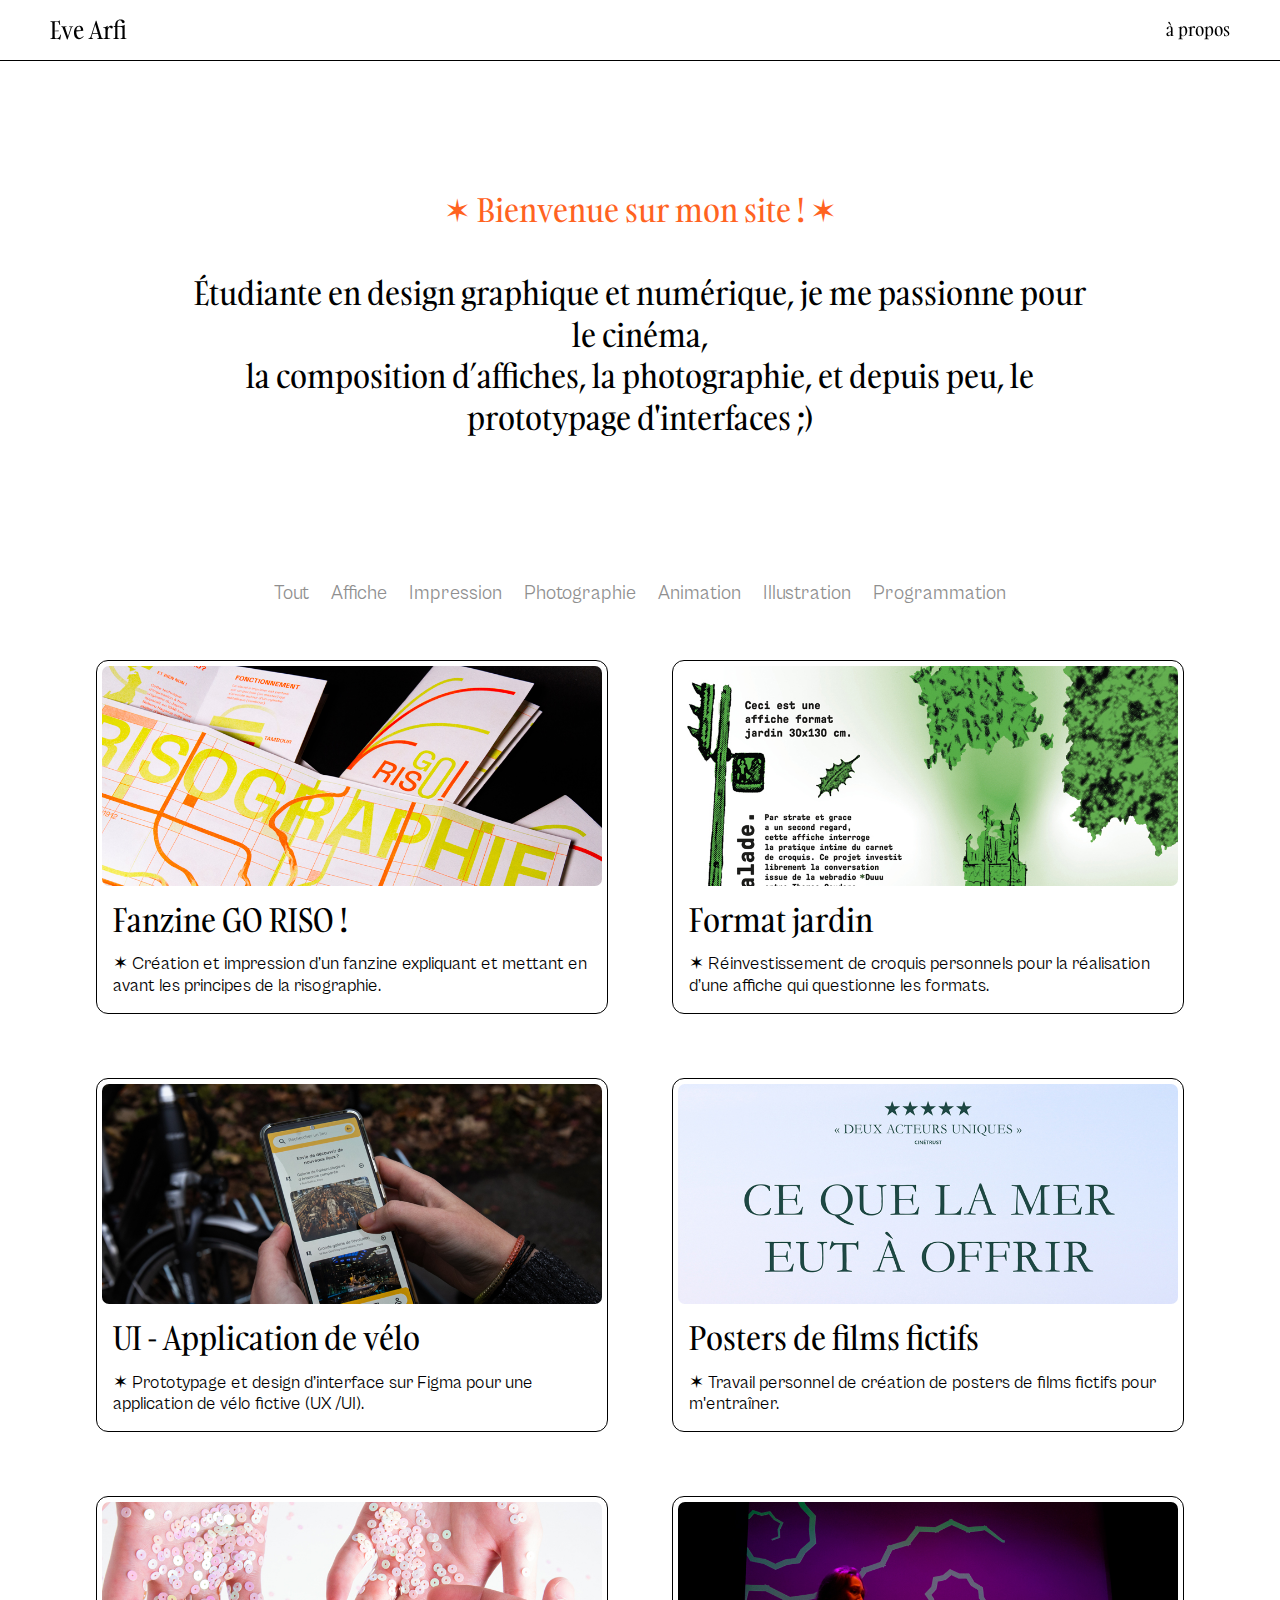
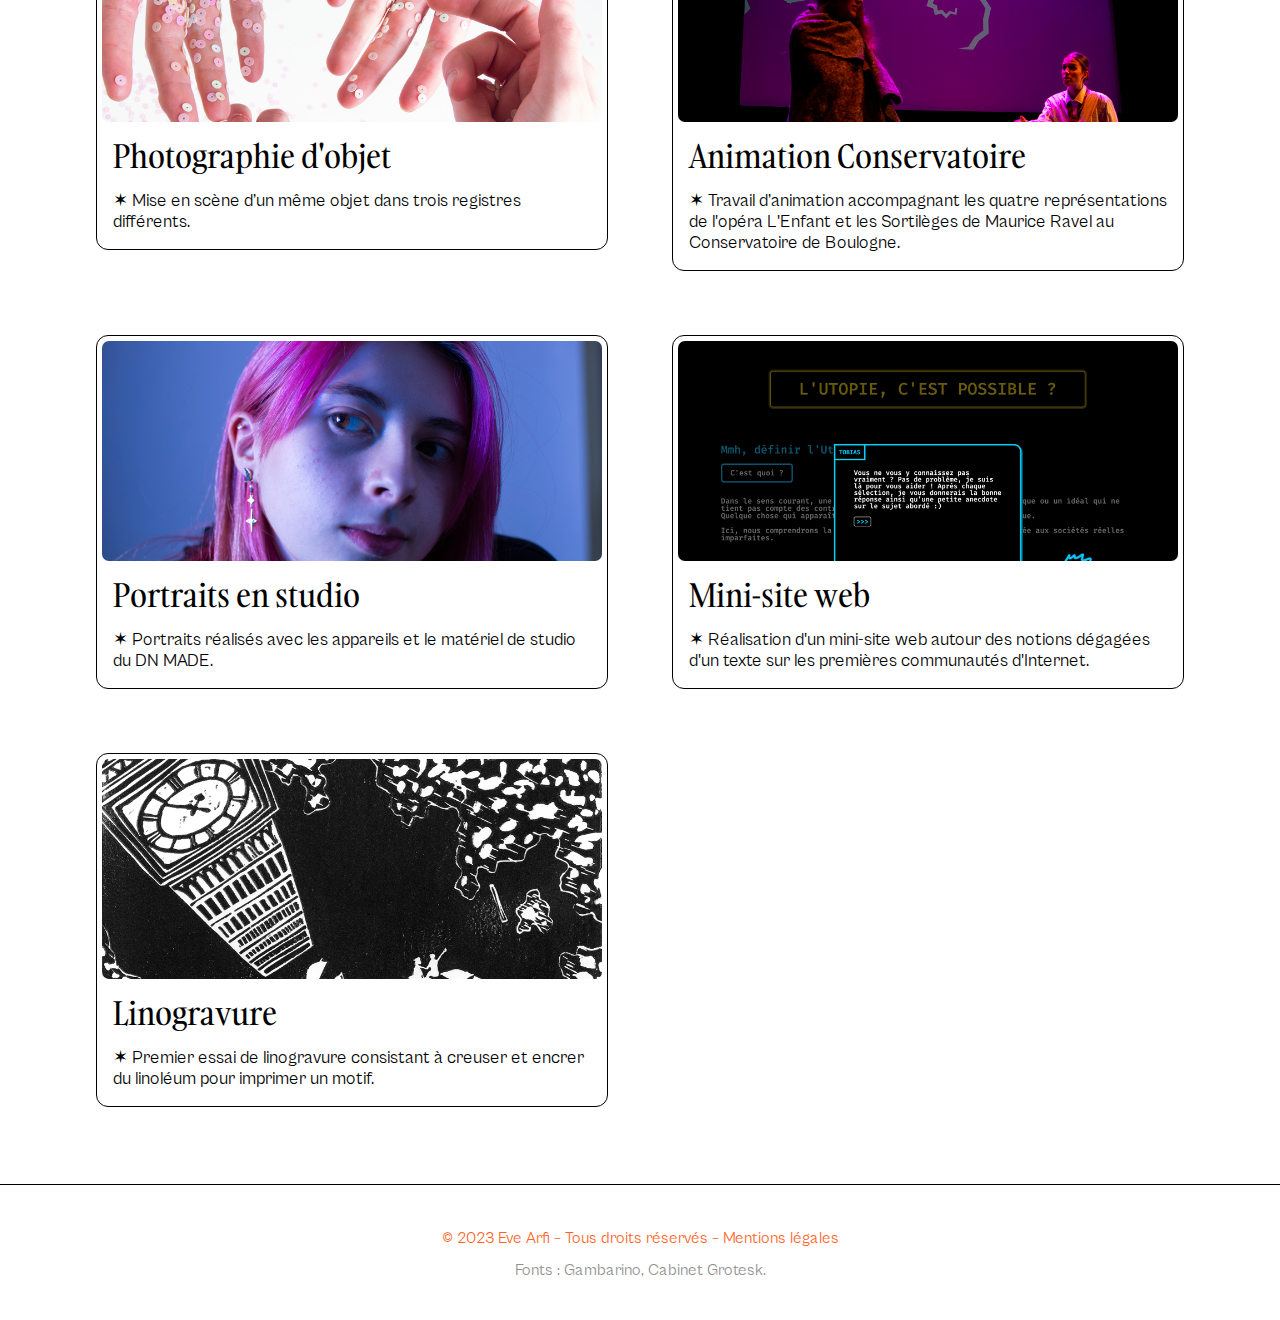
<file: index.html>
<!DOCTYPE html>
<html lang="fr">
	<head>
		<meta charset="utf-8">
		<!-- <meta name="viewport" content="width=device-width, initial-scale=1.0"> -->
		<link rel="stylesheet" type="text/css" href="style/reset.css">
		<link rel="stylesheet" type="text/css" href="style/style.css">
		<title>Eve Arfi ✶ portfolio</title>
		<link rel="icon" type="image/x-icon" href="import/favicon.ico">
	</head>


<body>

	<header>
		<a href="index.html" title="page d'accueil">
			<h1 id="prenomnom" class="txtheader">
				Eve Arfi
			</h1>
		</a>
		<a href="apropos.html" title="à propos">
			<p id="apropos" class="txtheader">
				à propos
			</p>
		</a>
	</header>



<h3> 
	<span style="color: #FF631F;">✶ Bienvenue sur mon site ! ✶</span><br/><br/>Étudiante en design graphique et numérique, je me passionne pour le cinéma,<br/>la composition d’affiches, la photographie, et depuis peu, le prototypage d'interfaces ;)
</h3>

<div id="headBtnsDiv">
	<button class="headBtn">Tout</button>
	<button class="headBtn">Affiche</button>
	<button class="headBtn">Impression</button>
	<button class="headBtn">Photographie</button>
	<button class="headBtn">Animation</button>
	<button class="headBtn">Illustration</button>
	<button class="headBtn">Programmation</button>	
</div>


<div id="contgrille">
	
	<div id="grille">

		<a class="project-prev impr" href="risographie.html" title="projet de risographie">
			<article>
				<div class="image">
					<img src="import/apercuriso.jpg" alt="aperçu projet de fanzine en risographie">
				</div>
				<h4>Fanzine GO RISO !</h4>
				<!-- <h5>impression</h5> -->
				<p>
					✶ Création et impression d’un fanzine expliquant et mettant en avant les principes de la risographie.
				</p>
			</article>
		</a>

		<a class="project-prev aff" href="formatjardin.html" title="projet d'affiche format jardin">
			<article>
				<div class="image">
					<img src="import/apercujardin.jpg" alt="aperçu projet affiche format jardin">
				</div>
				<h4>Format jardin</h4> 
				<!-- <h5>affiche</h5> -->
				<p>
					✶ Réinvestissement de croquis personnels pour la réalisation d’une affiche qui questionne les formats.
				</p>
			</article>
		</a>

		<a class="project-prev prog" href="velo.html" title="projet prototypage d'une application de vélo">
			<article>
				<div class="image">
					<img src="import/apercuvelo.jpg" alt="aperçu projet prototypage d'une application de vélo">
				</div>
				<h4>UI - Application de vélo</h4>
				<!-- <h5>programmation</h5> -->
				<p>
					✶ Prototypage et design d’interface sur Figma pour une application de vélo fictive (UX /UI). 
				</p>
			</article>
		</a>

		<a class="project-prev aff" href="postersfilms.html" title="projet d'affiches de films fictifs">
			<article>
				<div class="image">
					<img src="import/apercupostersfilmsbiss.jpg" alt="aperçu projet affiche films fictifs">
				</div>
				<h4>Posters de films fictifs</h4>
				<!-- <h5>affiche</h5> -->
				<p>
					✶ Travail personnel de création de posters de films fictifs pour m'entraîner.
				</p>
			</article>
		</a>

		<a class="project-prev photo" href="photographieobjet.html" title="projet photographie d'objet">
			<article>
				<div class="image">
					<img src="import/apercuobjet.jpg" alt="aperçu projet photographie d'objet">
				</div>
				<h4>Photographie d'objet</h4>
				<!-- <h5>photographie</h5> -->
				<p>
					✶ Mise en scène d’un même objet dans trois registres différents.
				</p>
			</article>
		</a>

		<a class="project-prev anim" href="conservatoire.html" title="projet projet d'animation pour le Conservatoire de Boulogne">
			<article>
				<div class="image">
					<img src="import/apercuconserv.jpg" alt="aperçu projet d'animation pour le Conservatoire de Boulogne">
				</div>
				<h4>Animation Conservatoire</h4>
				<!-- <h5>animation</h5> -->
				<p>
					✶ Travail d’animation accompagnant les quatre représentations de l'opéra L'Enfant et les Sortilèges de Maurice Ravel au Conservatoire de Boulogne.
				</p>
			</article>
		</a>

		<a class="project-prev photo" href="portraitsstudio.html" title="projet portraits en studio">
			<article>
				<div class="image">
					<img src="import/apercuportraits.jpg" alt="aperçu projet portraits en studio">
				</div>
				<h4>Portraits en studio</h4> 
				<!-- <h5>photographie</h5> -->
				<p>
					✶ Portraits réalisés avec les appareils et le matériel de studio du DN MADE. 
				</p>
			</article>
		</a>

		<a class="project-prev prog" href="minisiteweb.html" title="projet mini-site web">
			<article>
				<div class="image">
					<img src="import/apercuminisite.jpg" alt="aperçu projet mini-site web">
				</div>
				<h4>Mini-site web</h4>
				<!-- <h5>programmation</h5> -->
				<p>
					✶ Réalisation d'un mini-site web autour des notions dégagées d'un texte sur les premières communautés d'Internet. 

				</p>
			</article>
		</a>

		<a class="project-prev impr" href="linogravure.html" title="projet de linogravure">
			<article>
				<div class="image">
					<img src="import/aperculino.jpg" alt="aperçu projet linogravure">
				</div>
				<h4>Linogravure</h4> 
				<!-- <h5>impression</h5> -->
				<p>
					✶ Premier essai de linogravure consistant à creuser et encrer du linoléum pour imprimer un motif.
				</p>
			</article>
		</a>

		<!-- <a class="project-prev aff" href="laseptieme.html" title="projet d'affiche sur La Septième">
			<article>
				<div class="image">
					<img src="import/apercuaffiche71.jpg" alt="aperçu projet affiche La Septième">
				</div>
				<h4>La Septième</h4> 
				<h5>affiche</h5>
				<p>
					✶ Réalisation d’une affiche pour la pièce La Septième, jouée au Théâtre 71 -  Malakoff scène nationale en 2022.
				</p>
			</article>
		</a> -->

		<!-- <a class="project-prev anim" href="poissonlune3d.html" title="projet de modélisation d’poisson lune en 3D sur Blender">
			<article>
				<div class="image">
					<img src="import/apercupoissonlune.jpg" alt="aperçu projet poisson-lune en 3D Blender">
				</div>
				<h4>Poisson lune 3D</h4> 
				<h5>3D</h5>
				<p>
					✶ Modélisation 3D sur Blender d’un poisson-lune observé à la Grande Galerie de l'Évolution.
				</p>
			</article>
		</a> -->

		<!-- <a href="houlgate.html" title="projet de montage vidéo">
			<article>
				<div class="image">
					<img src="import/apercuhoulgate.jpg" alt="aperçu projet de montage vidéo">
				</div>
				<h4>strangers being people</h4>
				<h5>montage</h5>
				<p>
					✶ Projet personnel de montage vidéo.
				</p>
			</article>
		</a> -->

	</div>
</div>
	
	<footer>
		<p id="codepar">
			© 2023 Eve Arfi – Tous droits réservés – Mentions légales <br/> <br/>
		</p>
		<p id="fontsused">
			Fonts : Gambarino, Cabinet Grotesk.
		</p>
	</footer>






</body>

<script src="js/head_btns.js"></script>

</html>
</file>
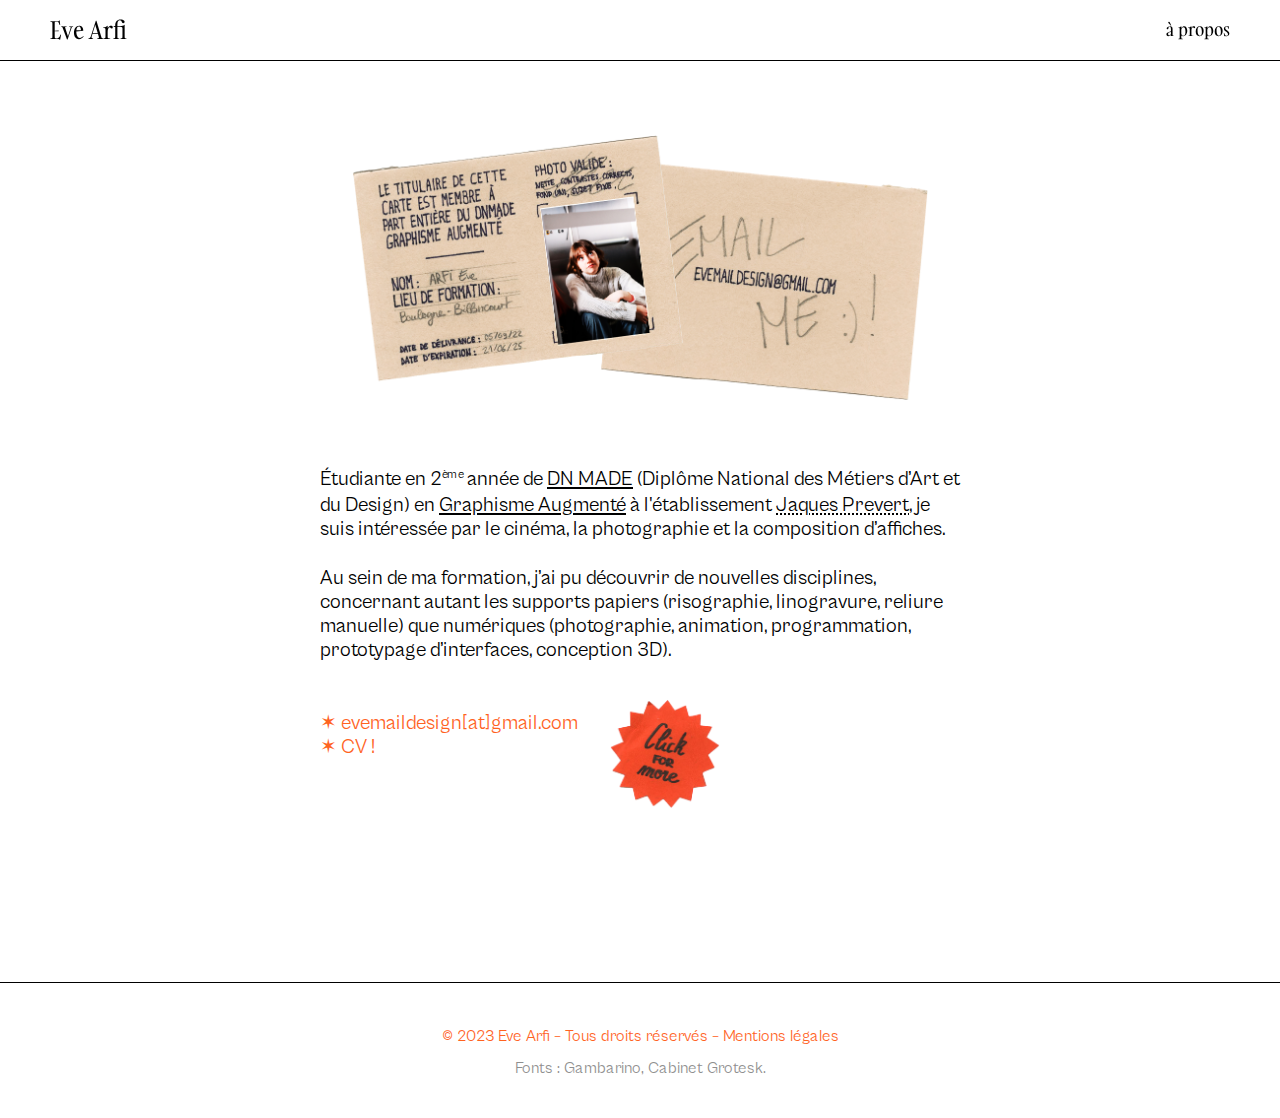
<file: apropos.html>
<!DOCTYPE html>
<html>
	<head>
		<meta charset="utf-8">
		<!-- <meta name="viewport" content="width=device-width, initial-scale=1.0"> -->
		<link rel="stylesheet" type="text/css" href="style/reset.css">
		<link rel="stylesheet" type="text/css" href="style/style.css">
		<title>Eve Arfi ✶ à propos</title>
		<link rel="icon" type="image/x-icon" href="import/favicon.ico">
	</head>


<body>

	<header>
		<a href="index.html" title="page d'accueil">
			<h1 id="prenomnom" class="txtheader">
				Eve Arfi
			</h1>
		</a>
		<a href="apropos.html" title="à propos">
			<p id="apropos" class="txtheader">
				à propos
			</p>
		</a>
	</header>


    <div id="divapropos">

        <div id="carteID">
            <img src="import/carteidrectoverso.png" alt="fausse carte d'identité">
        </div>
        
        <div id="bioside">
            <h2 id="bioapropos">
                Étudiante en 2<span class="sup">ème</span> année de <span style="text-decoration: underline;">DN MADE</span> (Diplôme National des Métiers d’Art et du Design) en <span style="text-decoration: underline;">Graphisme Augmenté</span> à l'établissement <a href="https://dnmade-prevert.fr/" target="_blank" alt="lien vers le site de l'établissement"><span style="color: black; text-decoration: underline dotted;">Jaques Prevert</span></a>, je suis intéressée par le cinéma, la photographie et la composition d’affiches. <br/> <br/>
                Au sein de ma formation, j’ai pu découvrir de nouvelles disciplines, concernant autant les supports papiers (risographie, linogravure, reliure manuelle) que numériques (photographie, animation, programmation, prototypage d’interfaces, conception 3D).
				<br> <br> <br>
				<a href="mailto:evemaildesign[at]gmail.com" target="_blank" alt="mon adresse mail"> <span style=" color: #FF631F;" class="mailetcv">✶  evemaildesign[at]gmail.com</span> 
				</a>
				<br>
				<a href="image/moncv.pdf" target="_blank" alt="mon CV"> <span style=" color: #FF631F;" class="mailetcv">✶  CV !</span>  
				</a>
            </h2>
			
			<div id="cfm">
				<img src="import/clickformore.png" alt="click for more">
			</div>
        </div>

		



    </div>

	<footer>
		<p id="codepar">
			© 2023 Eve Arfi – Tous droits réservés – Mentions légales <br/> <br/>
		</p>
		<p id="fontsused">
			Fonts : Gambarino, Cabinet Grotesk.
		</p>
	</footer>

</body>
</file>
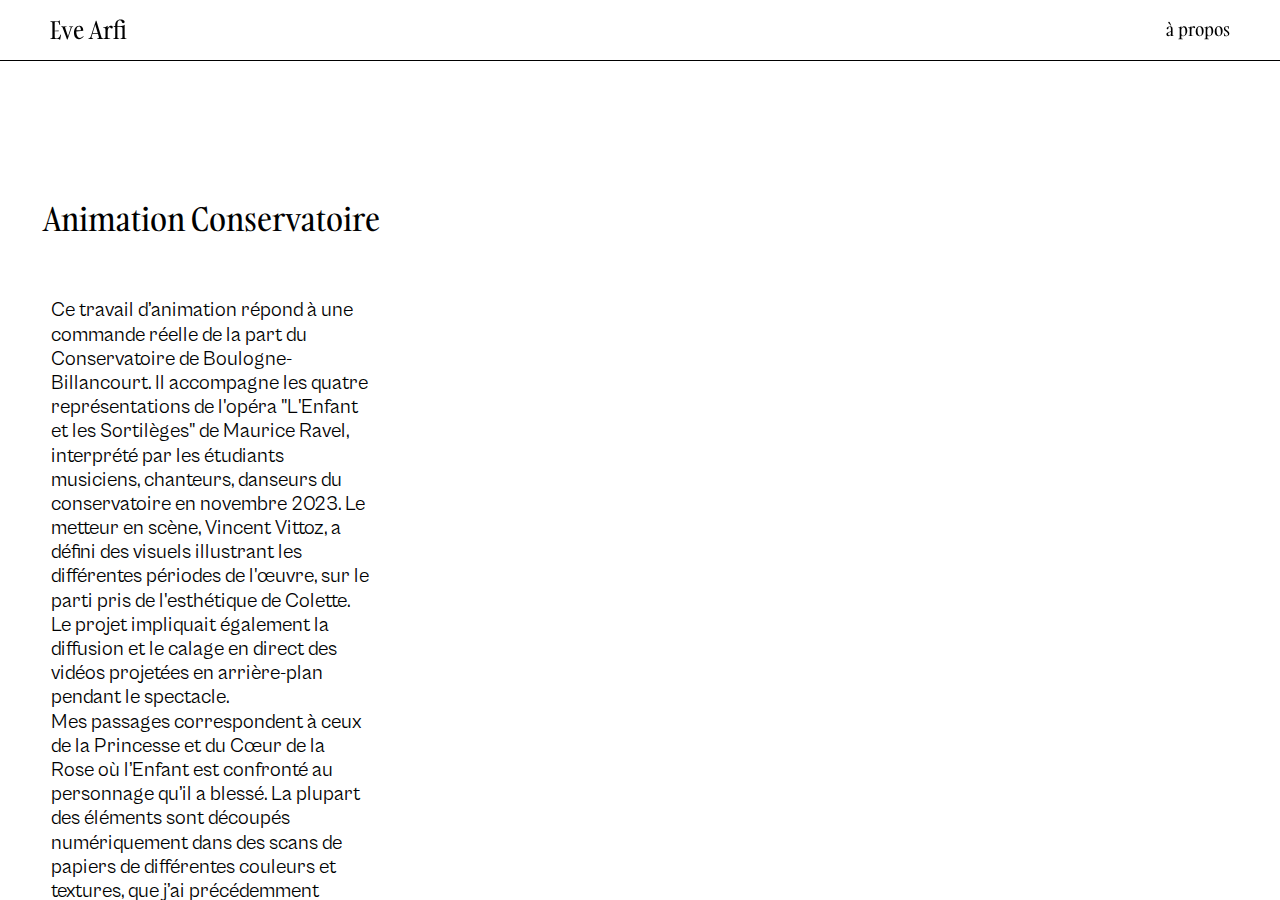
<file: conservatoire.html>
<!DOCTYPE html>
<html>
	<head>
		<meta charset="utf-8">
		<!-- <meta name="viewport" content="width=device-width, initial-scale=1.0"> -->
		<link rel="stylesheet" type="text/css" href="style/reset.css">
		<link rel="stylesheet" type="text/css" href="style/style.css">
		<title>Eve Arfi ✶ Animation Conservatoire</title>
		<link rel="icon" type="image/x-icon" href="import/favicon.ico">
	</head>


<body>

	<header>
		<a href="index.html" title="page d'accueil">
			<h1 id="prenomnom" class="txtheader">
				Eve Arfi
			</h1>
		</a>
		<a href="apropos.html" title="à propos">
			<p id="apropos" class="txtheader">
				à propos
			</p>
		</a>
	</header>



	<div id="main">
		<div class="partexplications">
			<div class="titresdeprojets"> 
				<h6>
					Animation Conservatoire
				</h6>
			</div>	
			<p class="txtprojets">
				Ce travail d’animation répond à une commande réelle de la part du Conservatoire de Boulogne-Billancourt. Il accompagne les quatre représentations de l'opéra "L'Enfant et les Sortilèges" de Maurice Ravel, interprété par les étudiants musiciens, chanteurs, danseurs du conservatoire en novembre 2023. Le metteur en scène, Vincent Vittoz, a défini des visuels illustrant les différentes périodes de l'œuvre, sur le parti pris de l'esthétique de Colette. Le projet impliquait également la diffusion et le calage en direct des vidéos projetées en arrière-plan pendant le spectacle. <br>
                Mes passages correspondent à ceux de la Princesse et du Cœur de la Rose où l’Enfant est confronté au personnage qu’il a blessé. La plupart des éléments sont découpés numériquement dans des scans de papiers de différentes couleurs et textures, que j’ai précédemment numérisés (thème récurrent du papier dans ces scènes).
			</p>
		</div>
		<!-- <div class="partshowimages">
			<div id="photosprojets"> 
				<div class="colonnesimple">
					<img src="import/velopic1.jpg">
					<div class="bandenoirefine"></div>
					<img src="import/velopic2.jpg">
					<div class="bandenoirefine"></div>
                    <img src="import/velopic3.jpg">
					<div class="bandenoirefine"></div>
				</div>
			</div>	
		</div> -->
	</div>


</body>
</file>
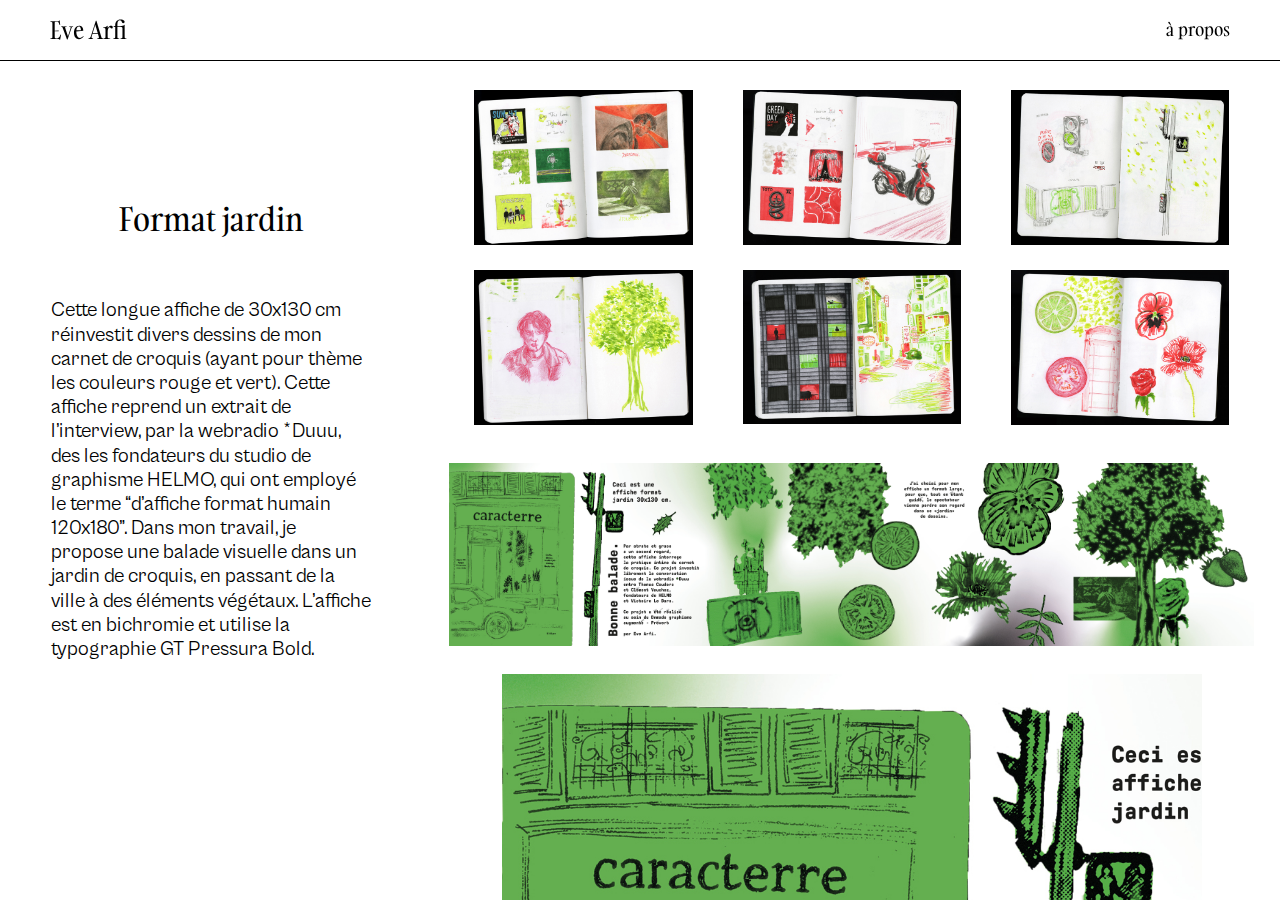
<file: formatjardin.html>
<!DOCTYPE html>
<html>
	<head>
		<meta charset="utf-8">
		<!-- <meta name="viewport" content="width=device-width, initial-scale=1.0"> -->
		<link rel="stylesheet" type="text/css" href="style/reset.css">
		<link rel="stylesheet" type="text/css" href="style/style.css">
		<title>Eve Arfi ✶ affiche format jardin</title>
		<link rel="icon" type="image/x-icon" href="import/favicon.ico">
	</head>


<body>

	<header>
		<a href="index.html" title="page d'accueil">
			<h1 id="prenomnom" class="txtheader">
				Eve Arfi
			</h1>
		</a>
		<a href="apropos.html" title="à propos">
			<p id="apropos" class="txtheader">
				à propos
			</p>
		</a>
	</header>



	<div id="main">
		<div class="partexplications">
			<div class="titresdeprojets"> 
				<h6>
					Format jardin
				</h6>
			</div>	
			<p class="txtprojets">
				Cette longue affiche de 30x130 cm réinvestit divers dessins de mon carnet de croquis (ayant pour thème les couleurs rouge et vert). Cette affiche reprend un extrait de l’interview, par la webradio *Duuu, des les fondateurs du studio de graphisme HELMO, qui ont employé le terme “d’affiche format humain 120x180”. Dans mon travail, je propose une balade visuelle dans un jardin de croquis, en passant de la ville à des éléments végétaux. L’affiche est en bichromie et utilise la typographie GT Pressura Bold.
			</p>
		</div>
		<div class="partshowimages">
			<div id="photosprojets"> 

				<div class="colonnesimple">

					<div class="colonnestriples">
						<div class="colonnetriple1">
							<div class="bandenoirefine"></div>
							<img src="import/carnet2.jpg">
							<div class="bandenoire"></div>
						</div>
						<div class="colonnetriple2">
							<div class="bandenoirefine"></div>
							<img src="import/carnet1.jpg">
							<div class="bandenoire"></div>
						</div>
						<div class="colonnetriple3">
							<div class="bandenoirefine"></div>
							<img src="import/carnet9.jpg">
							<div class="bandenoire"></div>
							<div class="bandenoirefine"></div>
						</div>
					</div>
					<div class="colonnestriples">
						<div class="colonnetriple1">
							<img src="import/carnet6.jpg">
							<div class="bandenoire"></div>
						</div>
						<div class="colonnetriple2">
							<img src="import/carnet5.jpg">
							<div class="bandenoire"></div>
						</div>
						<div class="colonnetriple3">
							<img src="import/carnet8.jpg">
							<div class="bandenoire"></div>
							<div class="bandenoire"></div>
						</div>
					</div>

					<img id="jardinbottom" src="import/fulljardin.jpg">
					<div id="boxjardin">
						<img src="import/fulljardin.jpg" style="width: 3000px;">
					</div>
					<div class="bandenoirefine"></div>
					<div class="bandenoirefine"></div>

				</div>

			</div>	
		</div>



</body>
</file>
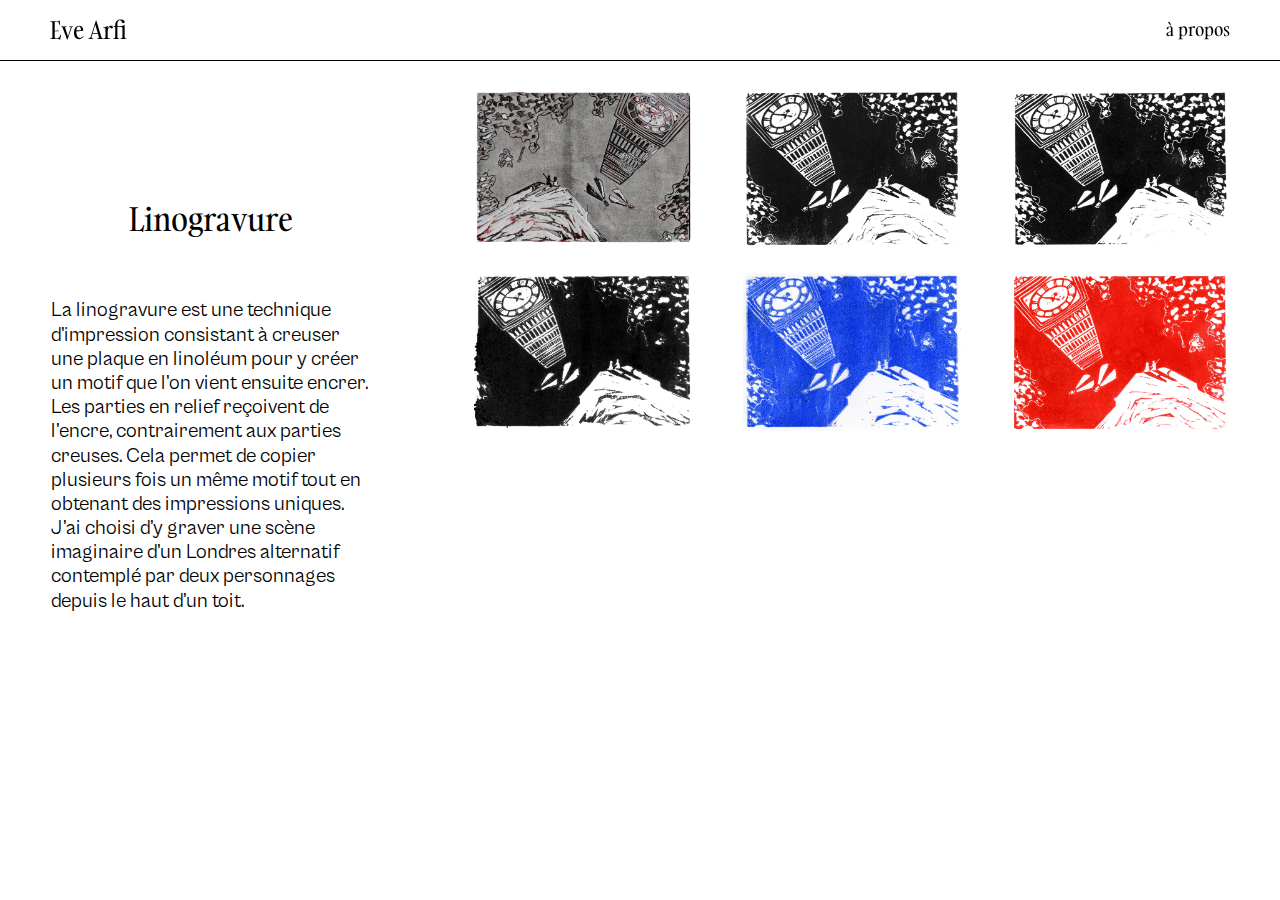
<file: linogravure.html>
<!DOCTYPE html>
<html>
	<head>
		<meta charset="utf-8">
		<!-- <meta name="viewport" content="width=device-width, initial-scale=1.0"> -->
		<link rel="stylesheet" type="text/css" href="style/reset.css">
		<link rel="stylesheet" type="text/css" href="style/style.css">
		<title>Eve Arfi ✶ linogravure</title>
        <link rel="icon" type="image/x-icon" href="import/favicon.ico">
	</head>


<body>

	<header>
		<a href="index.html" title="page d'accueil">
			<h1 id="prenomnom" class="txtheader">
				Eve Arfi
			</h1>
		</a>
		<a href="apropos.html" title="à propos">
			<p id="apropos" class="txtheader">
				à propos
			</p>
		</a>
	</header>



	<div id="main">
		<div class="partexplications">
			<div class="titresdeprojets"> 
				<h6>
					Linogravure
				</h6>
			</div>	
			<p class="txtprojets">
				La linogravure est une technique d’impression consistant à creuser une plaque en linoléum pour y créer un motif que l’on vient ensuite encrer. Les parties en relief reçoivent de l’encre, contrairement aux parties creuses. Cela permet de copier plusieurs fois un même motif tout en obtenant des impressions uniques. J’ai choisi d’y graver une scène imaginaire d’un Londres alternatif contemplé par deux personnages depuis le haut d’un toit.
			</p>
		</div>
		<div class="partshowimages">
			<div id="photosprojets"> 

				<div class="colonnesimple">

					<div class="colonnestriples">
						<div class="colonnetriple1">
							<div class="bandenoirefine"></div>
							<img src="import/lino1.jpg">
							<div class="bandenoire"></div>
						</div>
						<div class="colonnetriple2">
							<div class="bandenoirefine"></div>
							<img src="import/lino2.jpg">
							<div class="bandenoire"></div>
						</div>
						<div class="colonnetriple3">
							<div class="bandenoirefine"></div>
							<img src="import/lino3.jpg">
							<div class="bandenoire"></div>
							<div class="bandenoirefine"></div>
						</div>
					</div>
					<div class="colonnestriples">
						<div class="colonnetriple1">
							<img src="import/lino4.jpg">
							<div class="bandenoire"></div>
						</div>
						<div class="colonnetriple2">
							<img src="import/lino5.jpg">
							<div class="bandenoire"></div>
						</div>
						<div class="colonnetriple3">
							<img src="import/lino6.jpg">
							<div class="bandenoire"></div>
							<div class="bandenoire"></div>
						</div>
					</div>

				</div>

			</div>	
		</div>



</body>
</file>
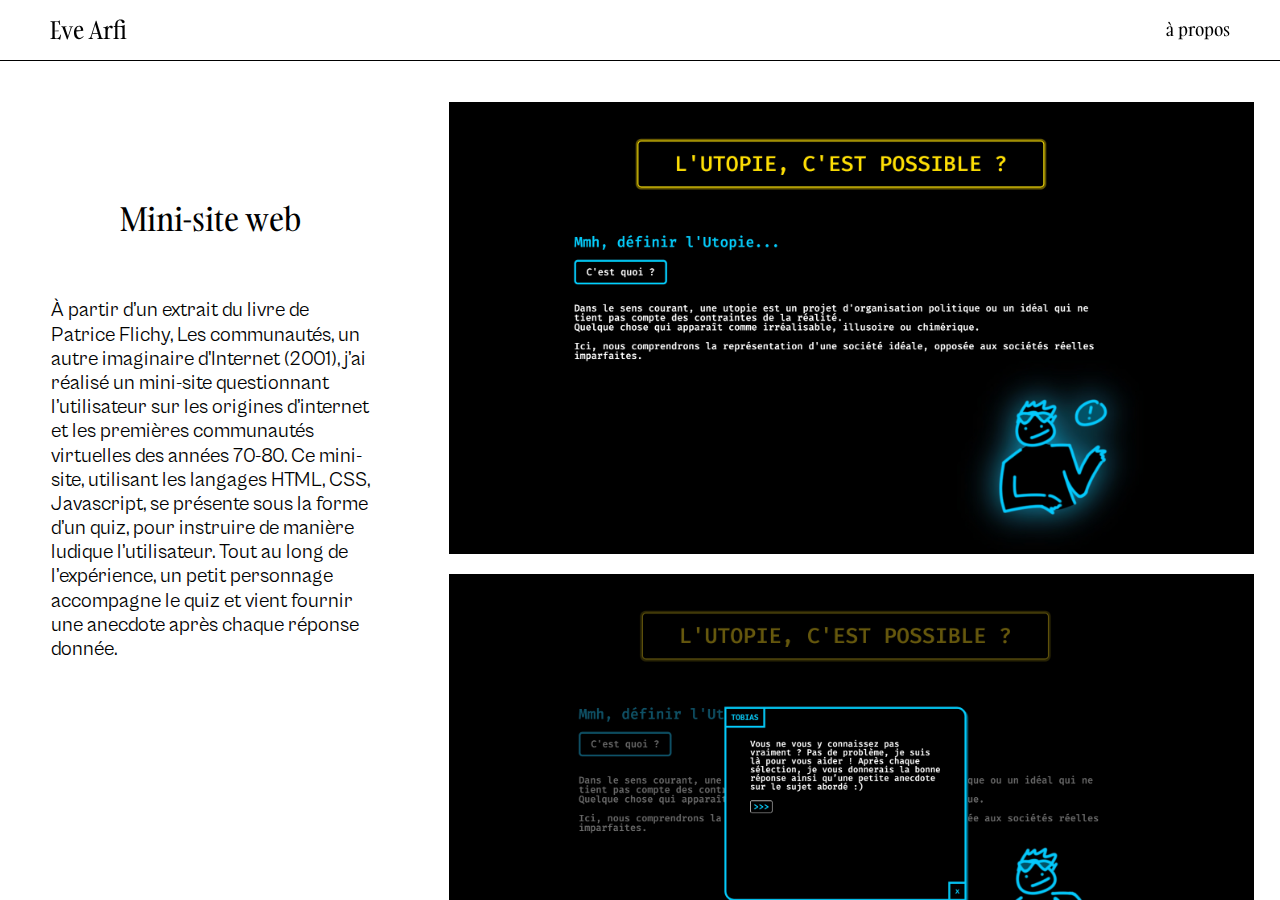
<file: minisiteweb.html>
<!DOCTYPE html>
<html>
	<head>
		<meta charset="utf-8">
		<!-- <meta name="viewport" content="width=device-width, initial-scale=1.0"> -->
		<link rel="stylesheet" type="text/css" href="style/reset.css">
		<link rel="stylesheet" type="text/css" href="style/style.css">
		<title>Eve Arfi ✶ mini-site web</title>
		<link rel="icon" type="image/x-icon" href="import/favicon.ico">
	</head>


<body>

	<header>
		<a href="index.html" title="page d'accueil">
			<h1 id="prenomnom" class="txtheader">
				Eve Arfi
			</h1>
		</a>
		<a href="apropos.html" title="à propos">
			<p id="apropos" class="txtheader">
				à propos
			</p>
		</a>
	</header>



	<div id="main">
		<div class="partexplications">
			<div class="titresdeprojets"> 
				<h6>
					Mini-site web
				</h6>
			</div>	
			<p class="txtprojets">
				À partir d’un extrait du livre de Patrice Flichy, Les communautés, un autre imaginaire d'Internet (2001), j’ai réalisé un mini-site questionnant l’utilisateur sur les origines d’internet et les premières communautés virtuelles des années 70-80. Ce mini-site, utilisant les langages HTML, CSS, Javascript, se présente sous la forme d’un quiz, pour instruire de manière ludique l’utilisateur. Tout au long de l’expérience, un petit personnage accompagne le quiz et vient fournir une anecdote après chaque réponse donnée.
				<!-- <br/> <br/> 
				<a href="http://dnmade-prevert.fr/dnmade1_minisite/2023/EveArfi/" target="_blank" alt="lien vers mon mini-site"> <span style=" color: #04c7fa;"> ➺  Venez tester l’expérience ! </span> 
				</a> -->
			</p>
		</div>
		<div class="partshowimages">
			<div id="photosprojets"> 
				<div class="colonnesimple">
					<div class="bandenoirefine"></div>
					<img src="import/ms1.jpg">
					<div class="bandenoirefine"></div>
					<img src="import/ms2.jpg">
					<div class="bandenoirefine"></div>
					<img src="import/ms3.jpg">
					<div class="bandenoirefine"></div>
				</div>
			</div>	
		</div>
	</div>


</body>
</file>
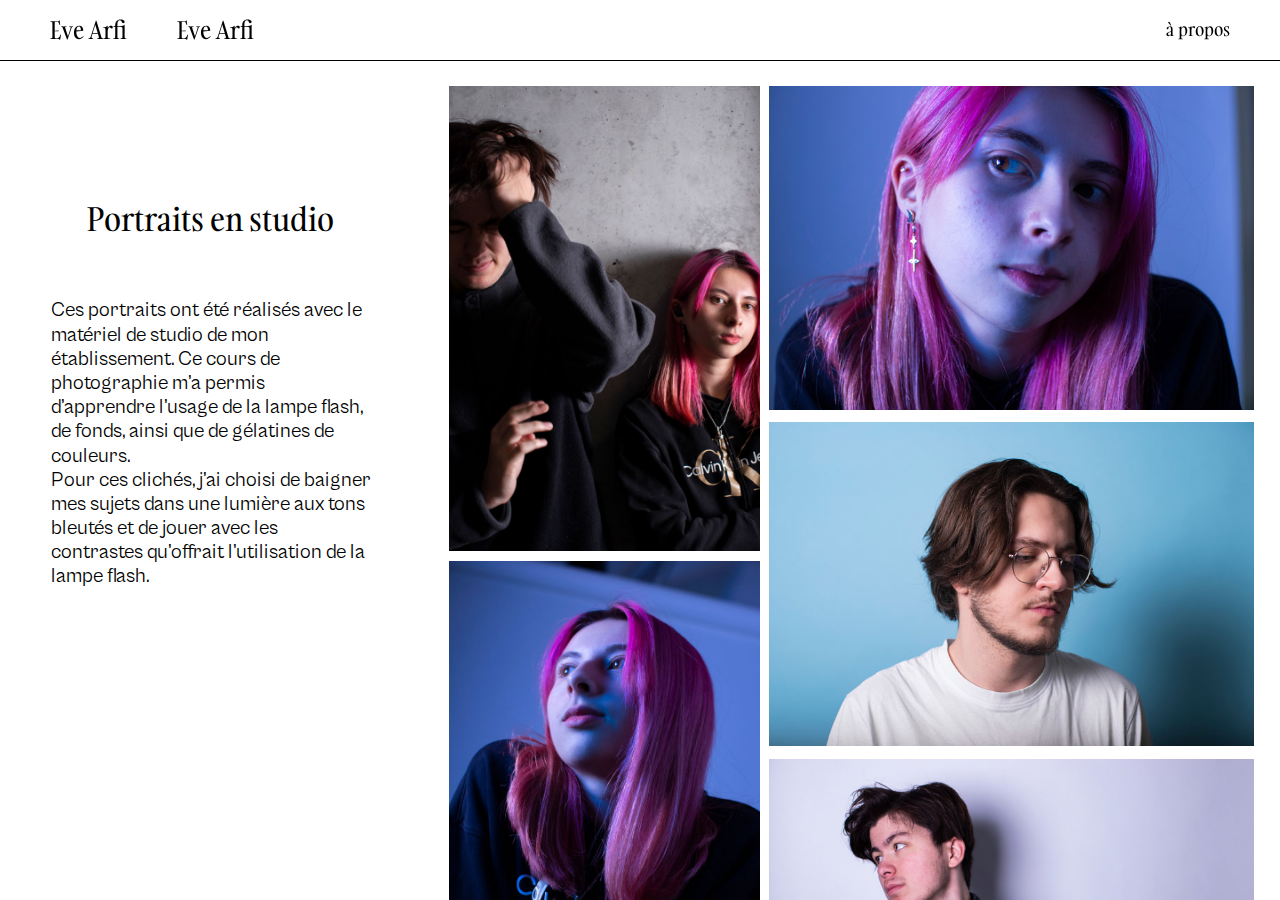
<file: portraitsstudio.html>
<!DOCTYPE html>
<html>
	<head>
		<meta charset="utf-8">
		<!-- <meta name="viewport" content="width=device-width, initial-scale=1.0"> -->
		<link rel="stylesheet" type="text/css" href="style/reset.css">
		<link rel="stylesheet" type="text/css" href="style/style.css">
		<title>Eve Arfi ✶ portraits en studio</title>
		<link rel="icon" type="image/x-icon" href="import/favicon.ico">
	</head>


<body>

	<header>
		<a href="index.html" title="page d'accueil">
			<h1 id="prenomnom" class="txtheader">
				Eve Arfi
			</h1>
			<h1 id="prenomnom" class="txtheader">
				Eve Arfi
			</h1>
		</a>
		<a href="apropos.html" title="à propos">
			<p id="apropos" class="txtheader">
				à propos
			</p>
		</a>
	</header>


	<div id="main">
		<div class="partexplications">
			<div class="titresdeprojets"> 
				<h6>
					Portraits en studio
				</h6>
			</div>
			<p class="txtprojets">
				Ces portraits ont été réalisés avec le matériel de studio de mon établissement. Ce cours de photographie m’a permis d’apprendre l’usage de la lampe flash, de fonds, ainsi que de gélatines de couleurs. <br/>
				Pour ces clichés, j’ai choisi de baigner mes sujets dans une lumière aux tons bleutés et de jouer avec les contrastes qu’offrait l’utilisation de la lampe flash.

			</p>
		</div>
		<div class="partshowimages">
			<div id="photosprojets"> 
				<div class="colonneportrait">
					<img src="import/stu2.jpg">
					<div class="bandenoirefine"></div>
					<img src="import/stu4.jpg">
					<div class="bandenoirefine"></div>
					<img src="import/stu6.jpg">
					<div class="bandenoire"></div>
				</div>
				<div class="colonnepaysage">
					<img src="import/stu5.jpg">
					<div class="bandenoirefine"></div>
					<img src="import/stu1.jpg">
					<div class="bandenoirefine"></div>
					<img src="import/stu9.jpg">
					<div class="bandenoirefine"></div>
					<img src="import/stu7.jpg">
					<div class="bandenoire"></div>
				</div>
			</div>	
		</div>
	</div>



</body>
</file>
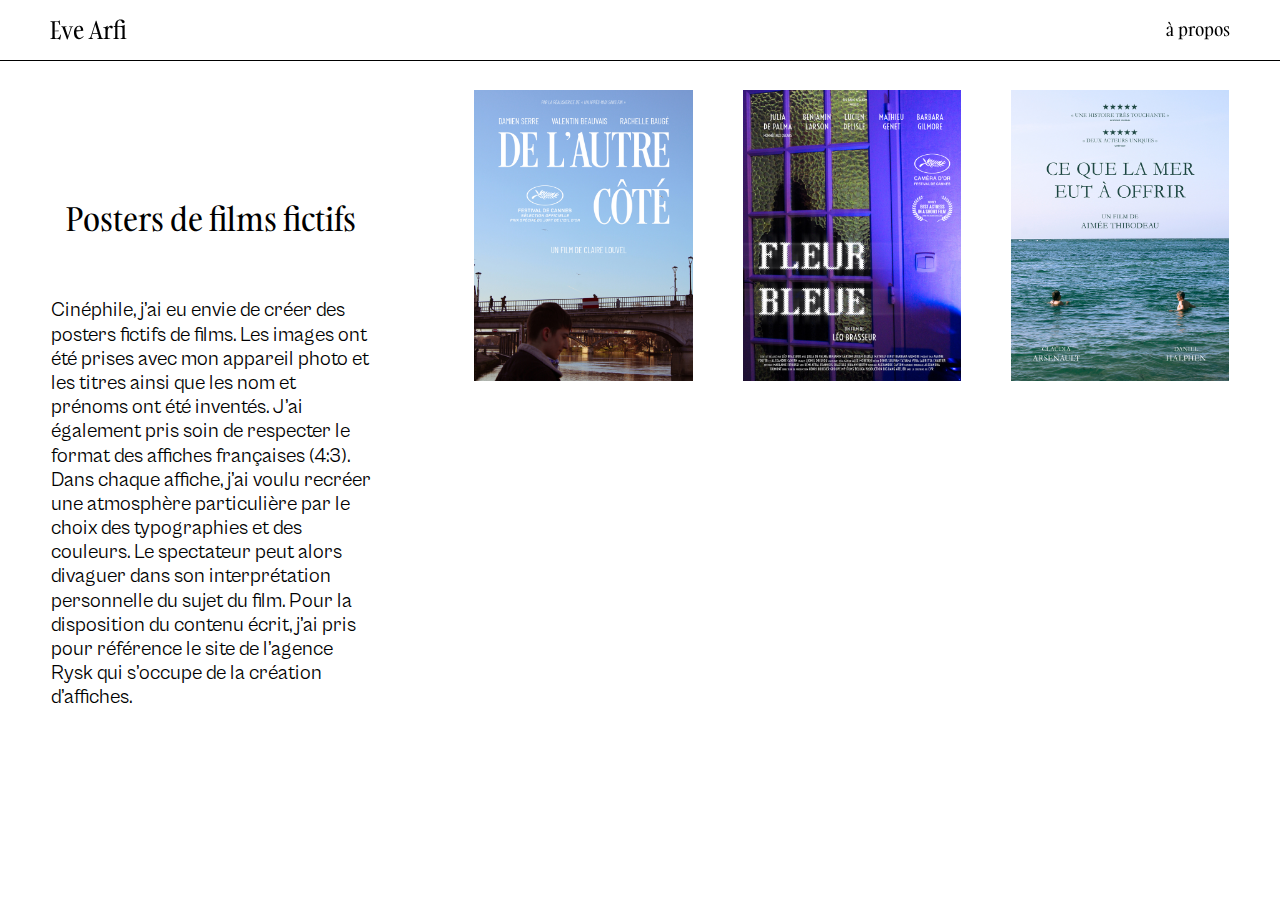
<file: postersfilms.html>
<!DOCTYPE html>
<html>
	<head>
		<meta charset="utf-8">
		<!-- <meta name="viewport" content="width=device-width, initial-scale=1.0"> -->
		<link rel="stylesheet" type="text/css" href="style/reset.css">
		<link rel="stylesheet" type="text/css" href="style/style.css">
		<title>Eve Arfi ✶ posters de films</title>
        <link rel="icon" type="image/x-icon" href="import/favicon.ico">
	</head>


<body>

	<header>
		<a href="index.html" title="page d'accueil">
			<h1 id="prenomnom" class="txtheader">
				Eve Arfi
			</h1>
		</a>
		<a href="apropos.html" title="à propos">
			<p id="apropos" class="txtheader">
				à propos
			</p>
		</a>
	</header>



	<div id="main">
		<div class="partexplications">
			<div class="titresdeprojets"> 
				<h6>
					Posters de films fictifs
				</h6>
			</div>	
			<p class="txtprojets">
				Cinéphile, j’ai eu envie de créer des posters fictifs de films. Les images ont été prises avec mon appareil photo et les titres ainsi que les nom et prénoms ont été inventés. J’ai également pris soin de respecter le format des affiches françaises (4:3). Dans chaque affiche, j’ai voulu recréer une atmosphère particulière par le choix des typographies et des couleurs. Le spectateur peut alors divaguer dans son interprétation personnelle du sujet du film. Pour la disposition du contenu écrit, j’ai pris pour référence le site de l’agence Rysk qui s’occupe de la création d’affiches.
			</p>
		</div>
		<div class="partshowimages">
			<div id="photosprojets"> 

				<div class="colonnesimple">

					<div class="colonnestriples">
						<div class="colonnetriple1">
							<div class="bandenoirefine"></div>
							<img src="import/posfilm1.jpg">
							<div class="bandenoire"></div>
						</div>
						<div class="colonnetriple2">
							<div class="bandenoirefine"></div>
							<img src="import/posfilm2.jpg">
							<div class="bandenoire"></div>
						</div>
						<div class="colonnetriple3">
							<div class="bandenoirefine"></div>
							<img src="import/posfilm3.jpg">
							<div class="bandenoire"></div>
							<div class="bandenoirefine"></div>
						</div>
					</div>

				</div>

			</div>	
		</div>



</body>
</file>
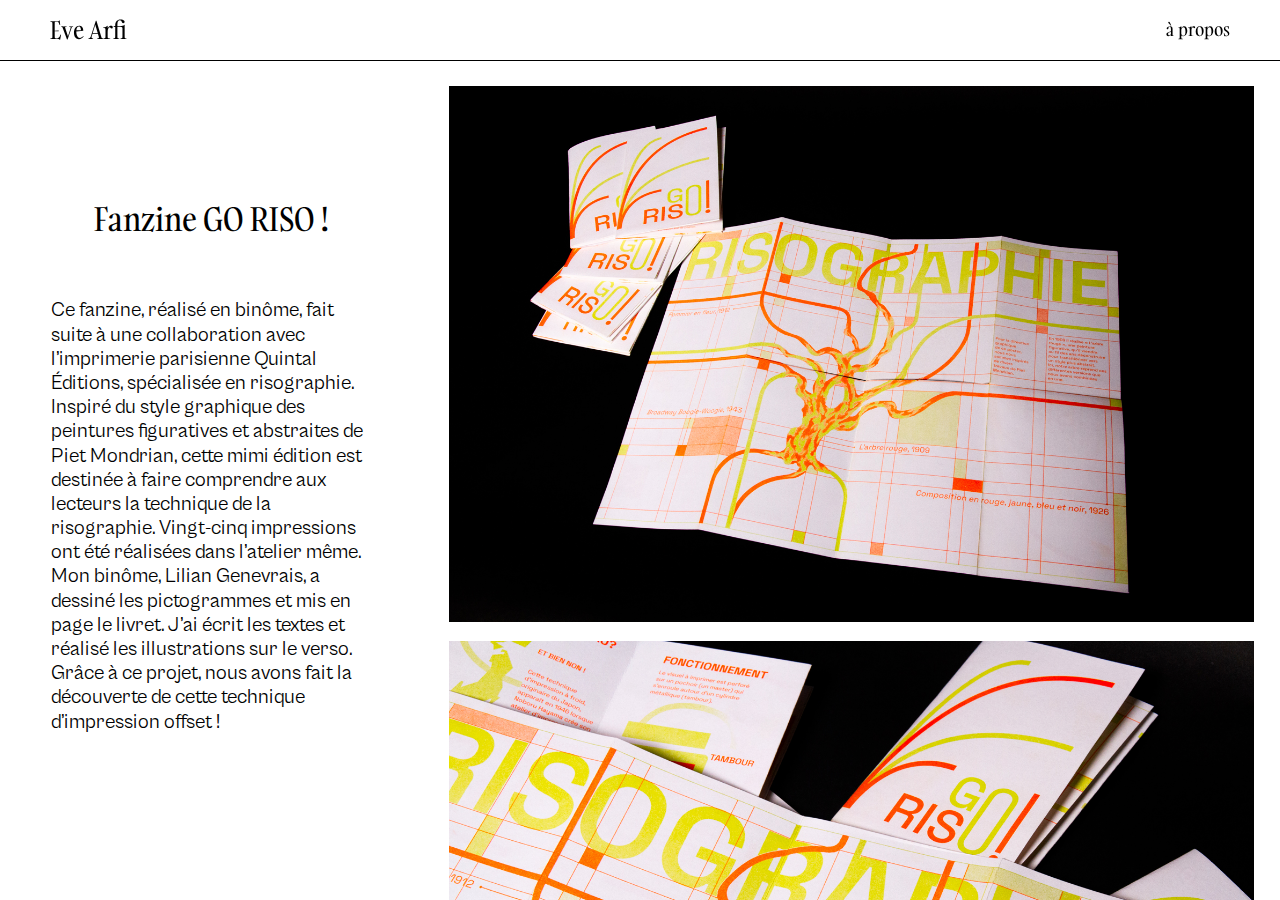
<file: risographie.html>
<!DOCTYPE html>
<html>
	<head>
		<meta charset="utf-8">
		<!-- <meta name="viewport" content="width=device-width, initial-scale=1.0"> -->
		<link rel="stylesheet" type="text/css" href="style/reset.css">
		<link rel="stylesheet" type="text/css" href="style/style.css">
		<title>Eve Arfi ✶ fanzine GO RISO !</title>
		<link rel="icon" type="image/x-icon" href="import/favicon.ico">
	</head>


<body>

	<header>
		<a href="index.html" title="page d'accueil">
			<h1 id="prenomnom" class="txtheader">
				Eve Arfi
			</h1>
		</a>
		<a href="apropos.html" title="à propos">
			<p id="apropos" class="txtheader">
				à propos
			</p>
		</a>
	</header>



	<div id="main">
		<div class="partexplications">
			<div class="titresdeprojets"> 
				<h6>
					Fanzine GO RISO !
				</h6>
			</div>	
			<p class="txtprojets">
				Ce fanzine, réalisé en binôme, fait suite à une collaboration avec l’imprimerie parisienne Quintal Éditions, spécialisée en risographie. Inspiré du style graphique des peintures figuratives et abstraites de Piet Mondrian, cette mimi édition est destinée à faire comprendre aux lecteurs la technique de la risographie. Vingt-cinq impressions ont été réalisées dans l’atelier même. Mon binôme, Lilian Genevrais, a dessiné les pictogrammes et mis en page le livret. J’ai écrit les textes et réalisé les illustrations sur le verso. Grâce à ce projet, nous avons fait la découverte de cette technique d’impression offset !
			</p>
		</div>
		<div class="partshowimages">
			<div id="photosprojets"> 
				<div class="colonnesimple">
					<img src="import/riso2.jpg">
					<div class="bandenoirefine"></div>
					<img src="import/riso3.jpg">
					<div class="bandenoirefine"></div>
                    <img src="import/riso4.jpg">
					<div class="bandenoirefine"></div>
				</div>
			</div>	
		</div>
	</div>


</body>
</file>
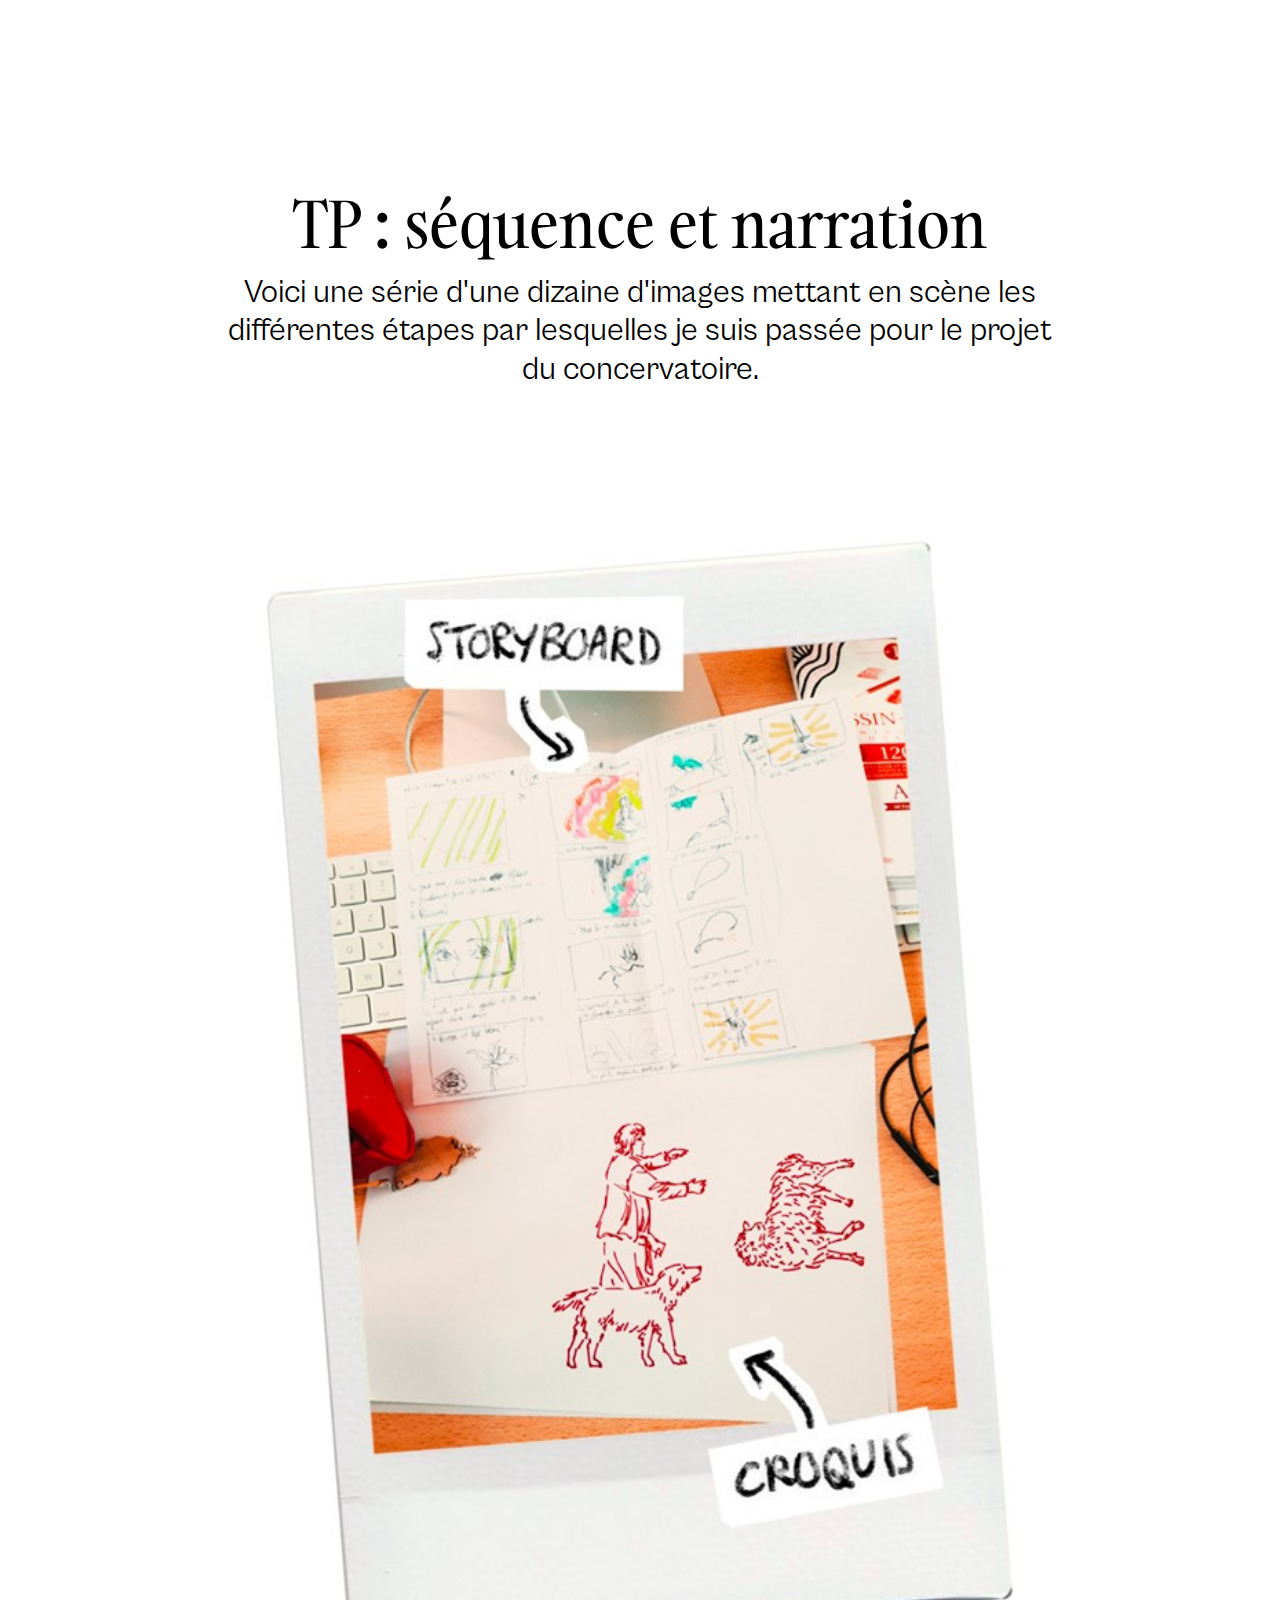
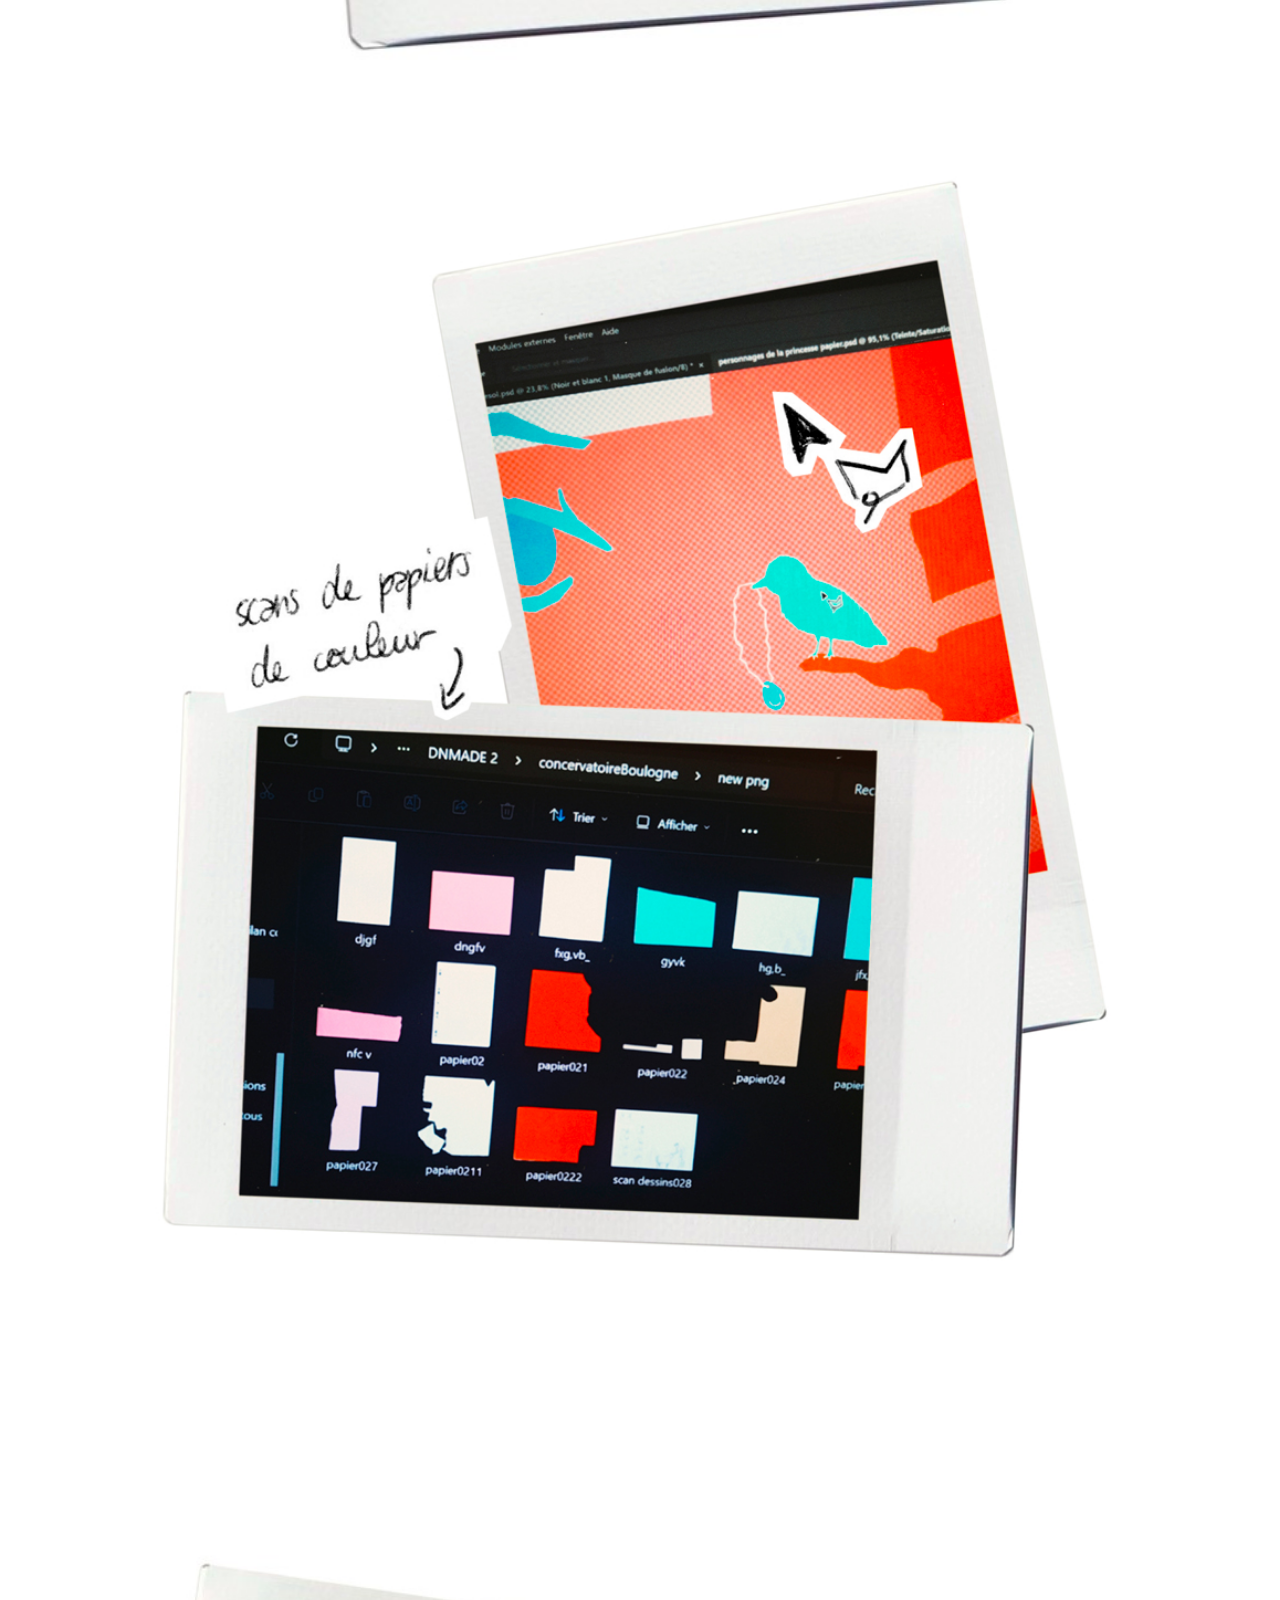
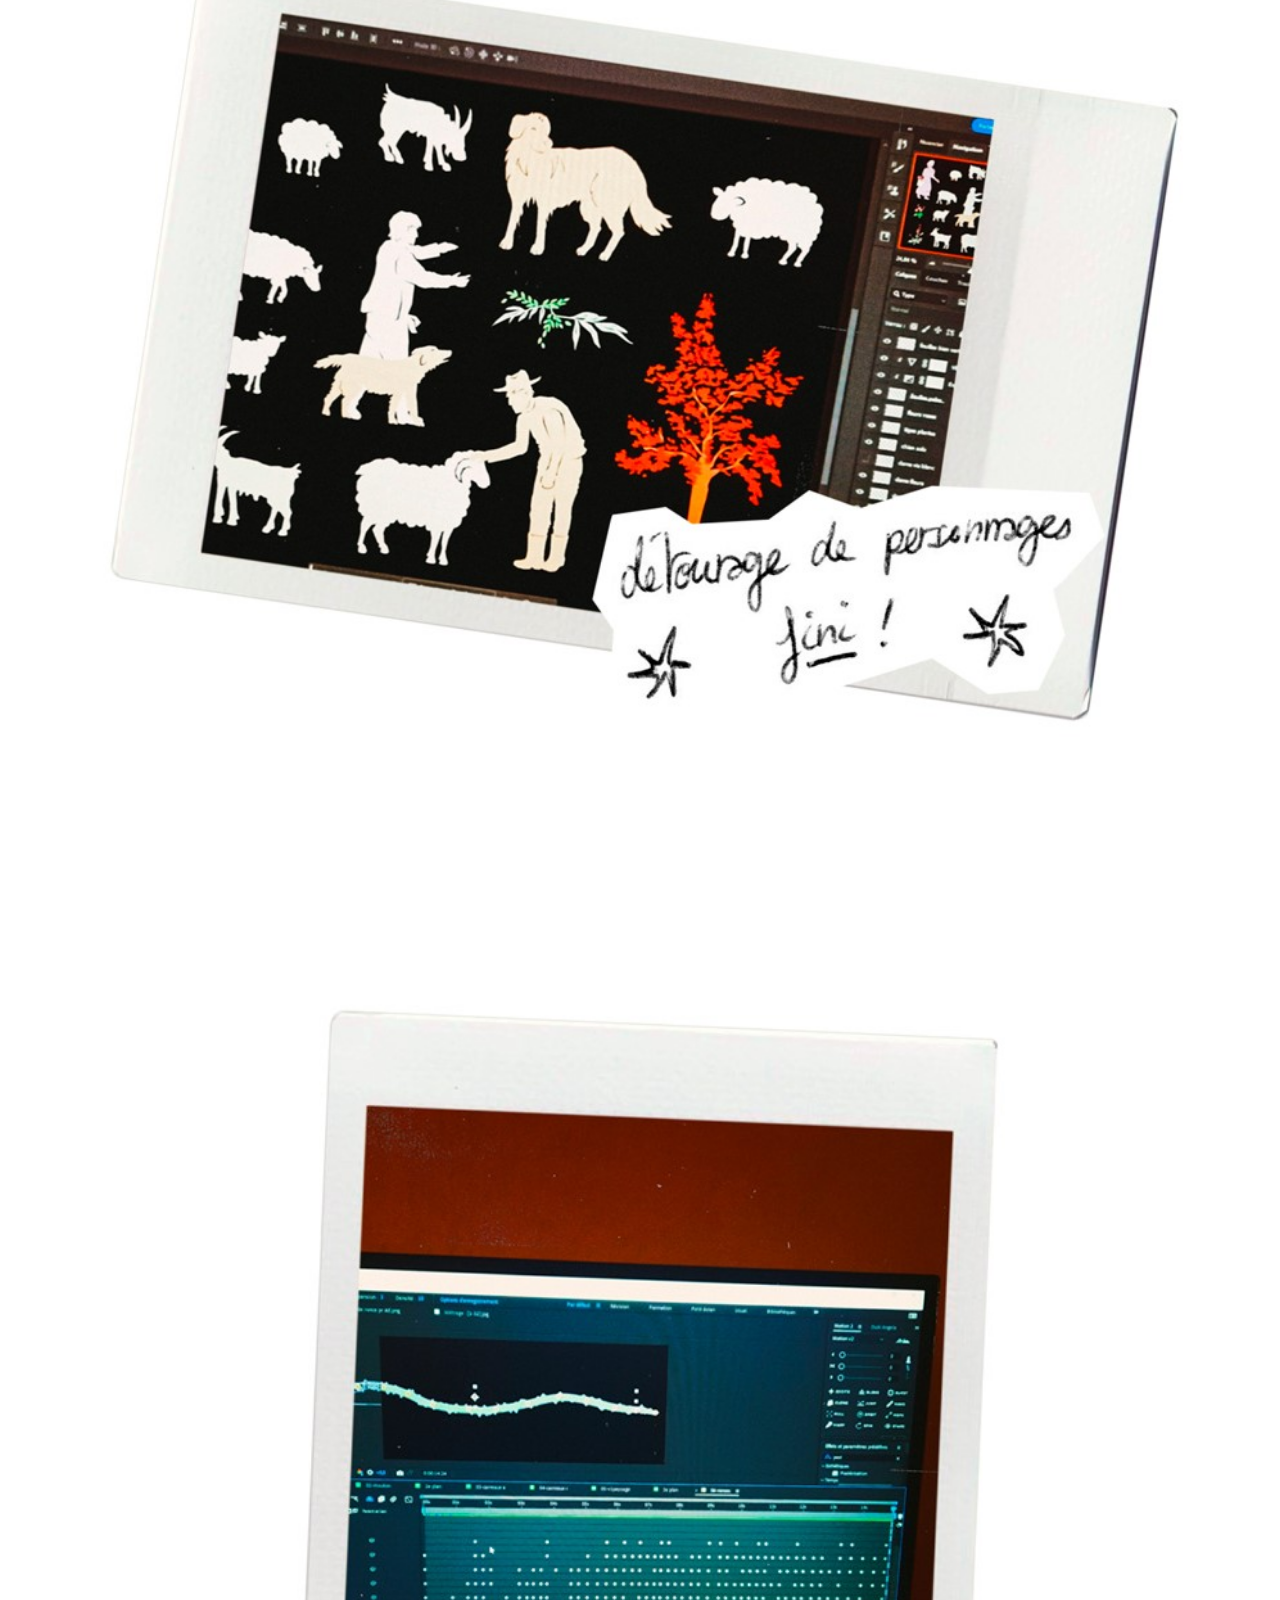
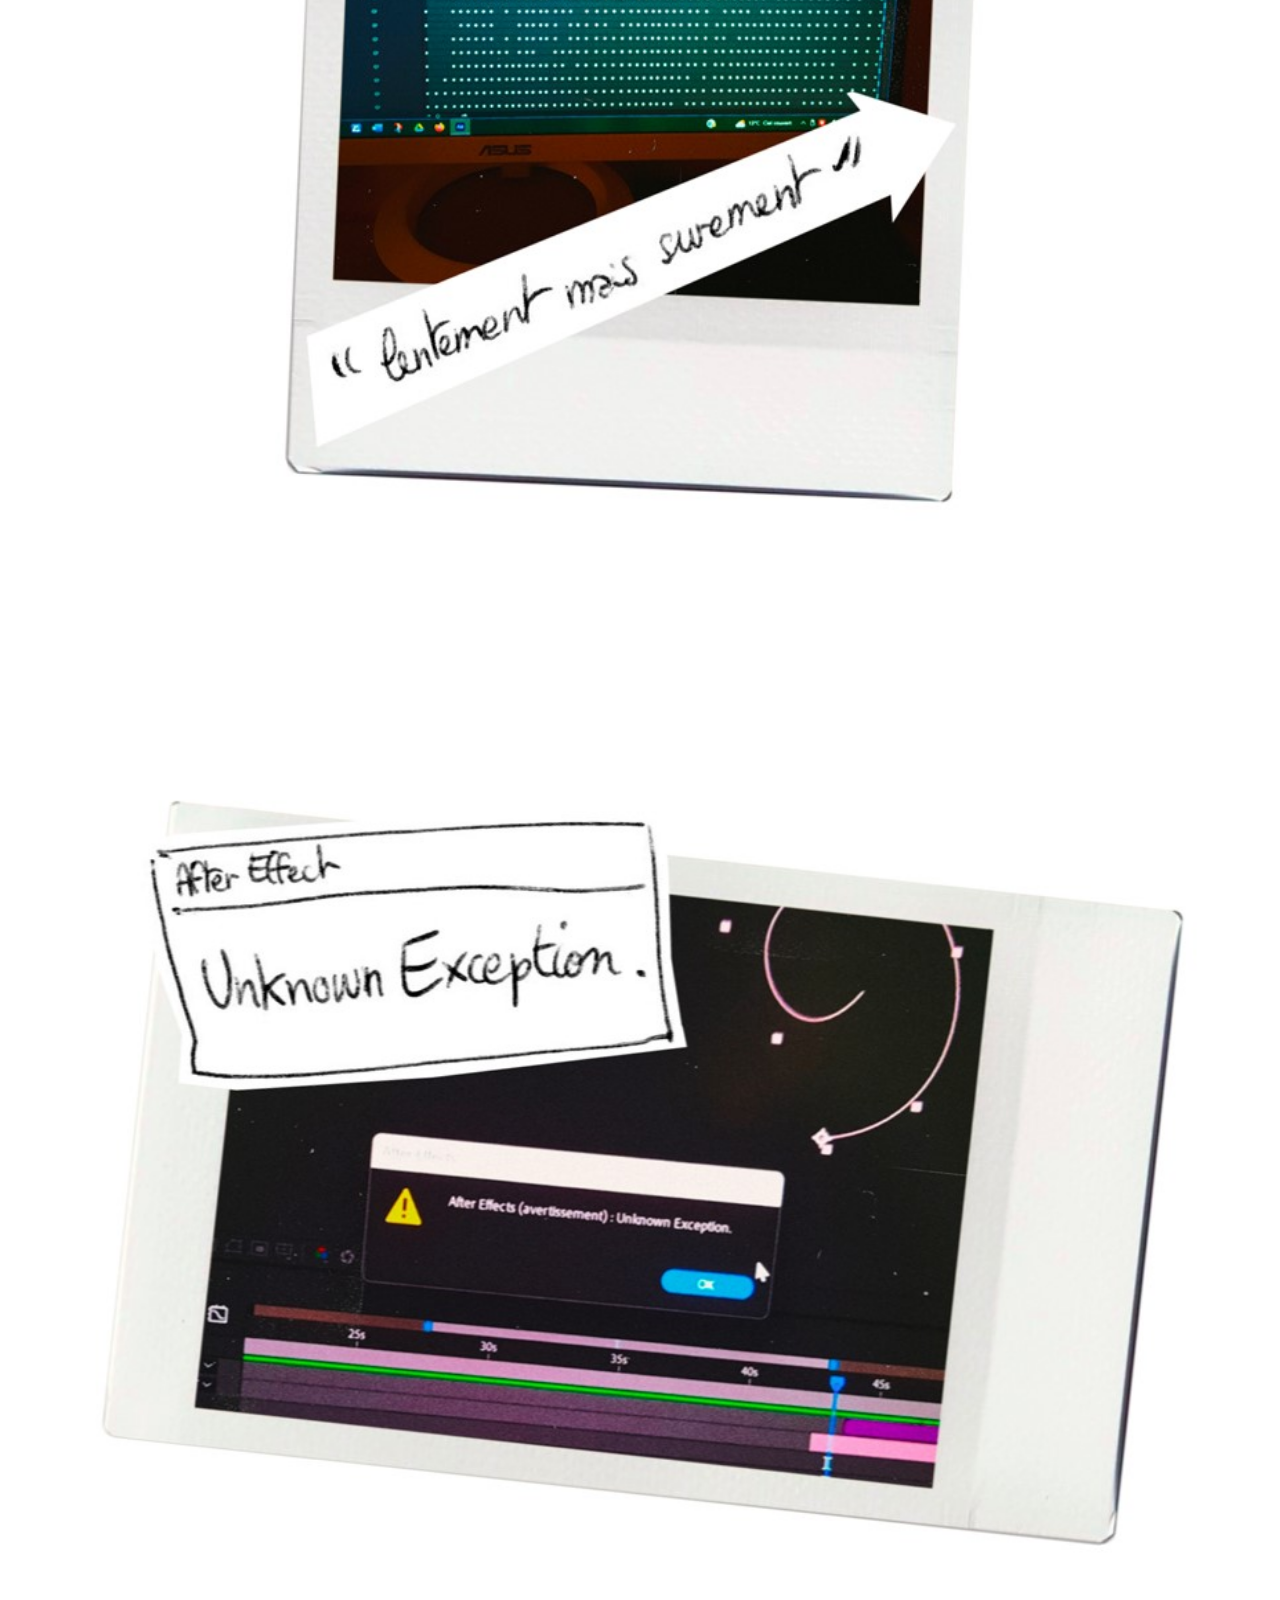
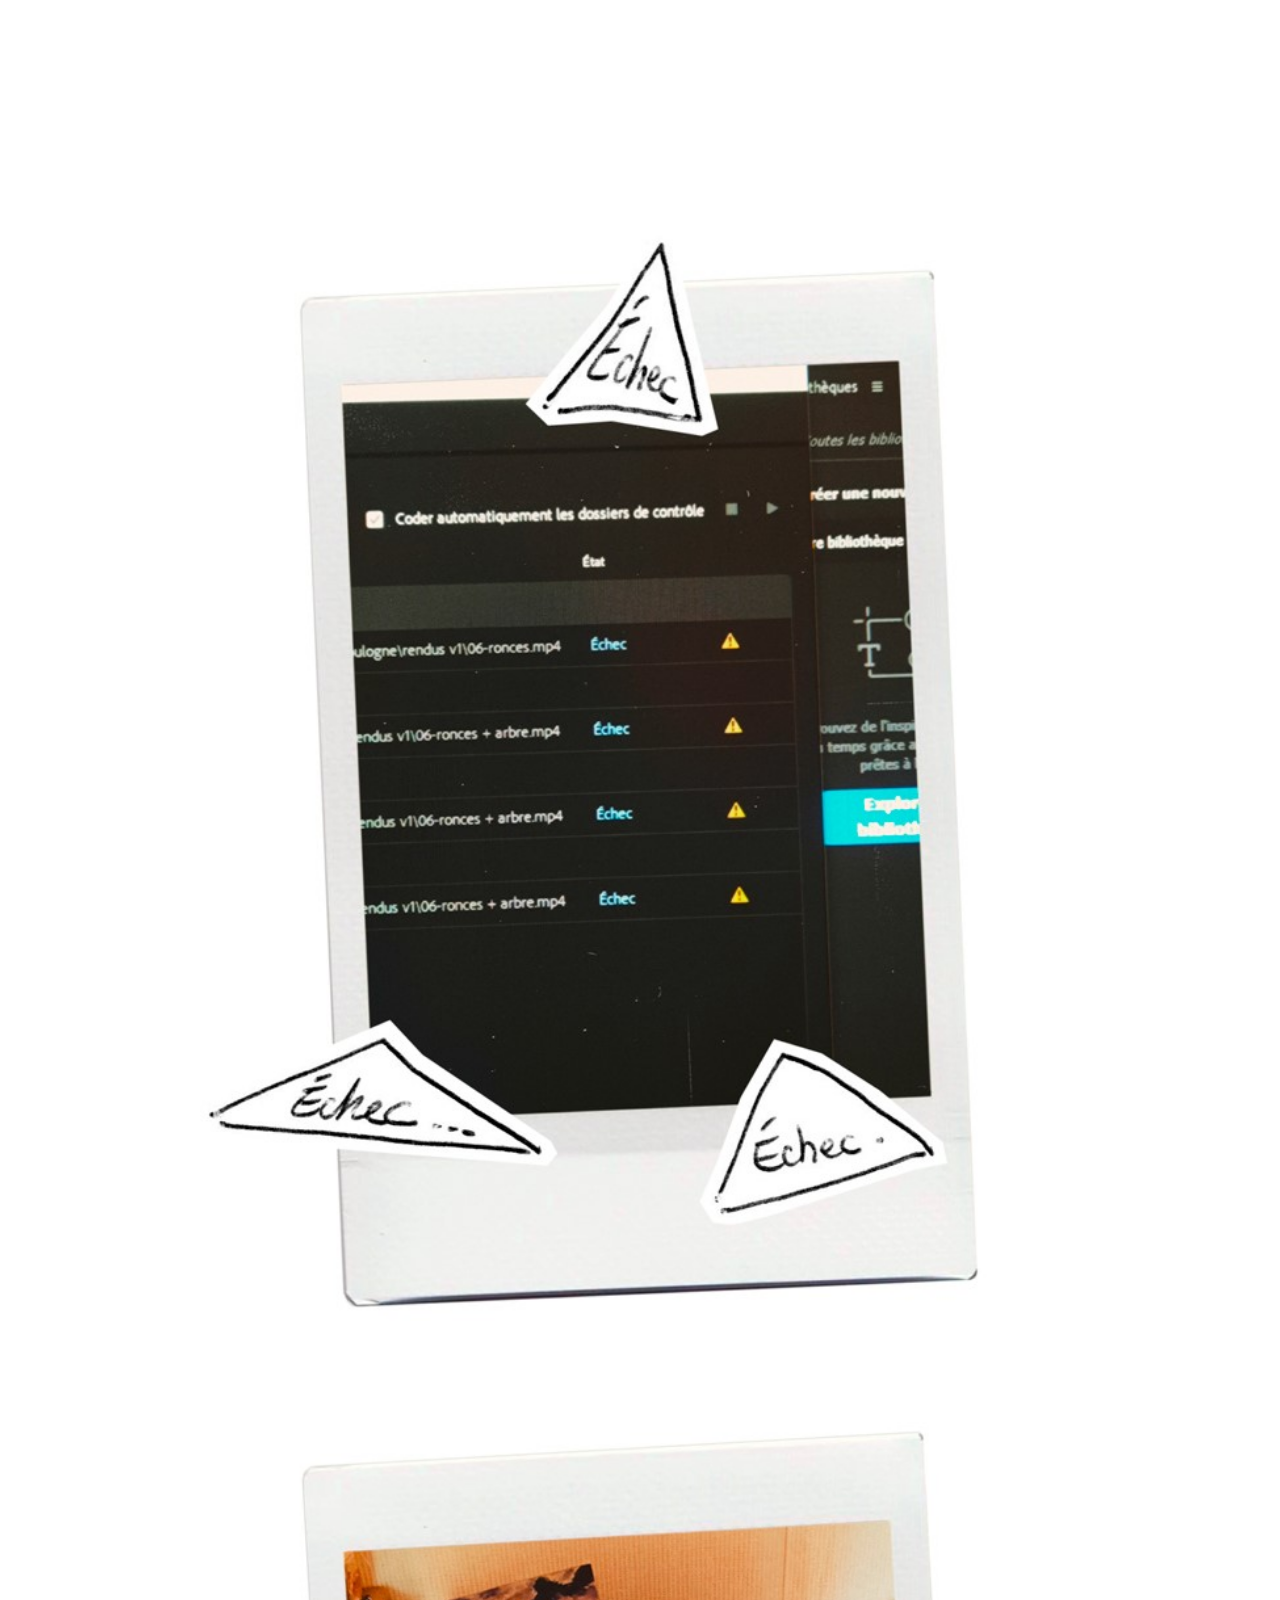
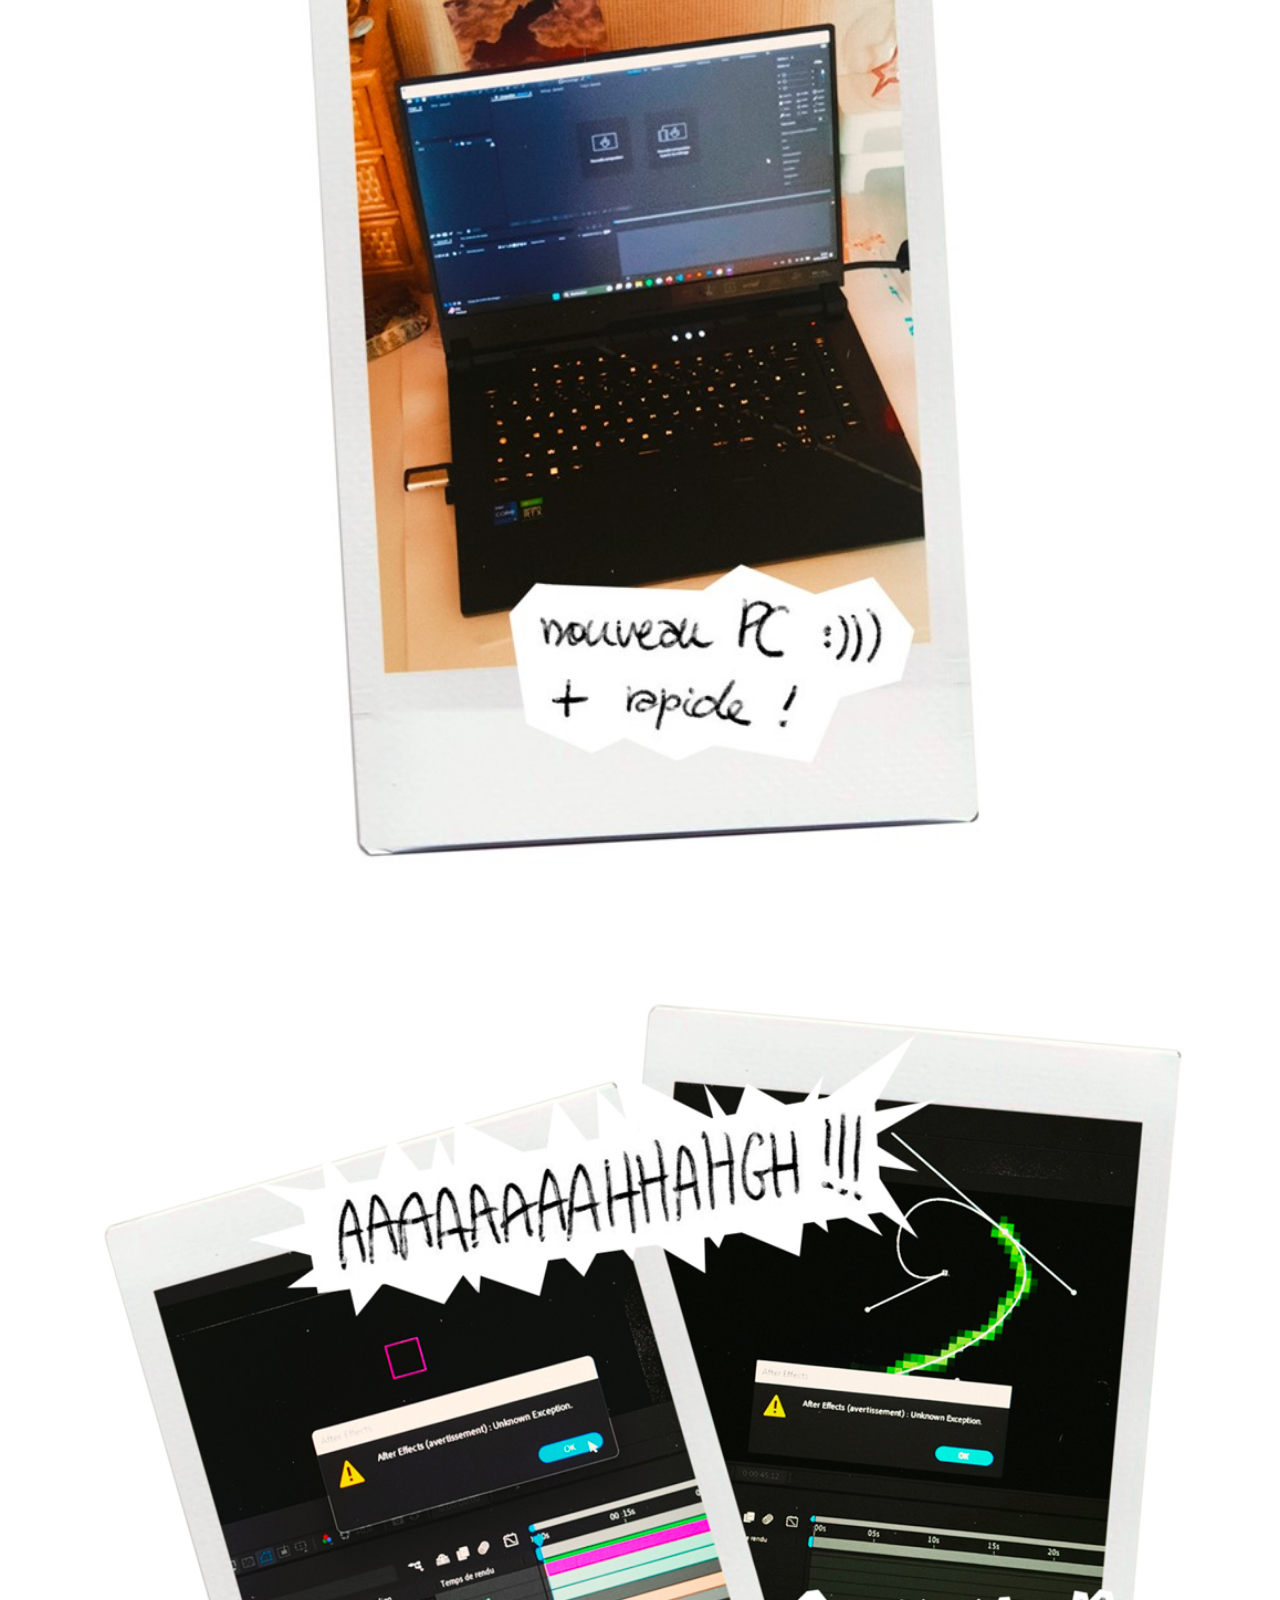
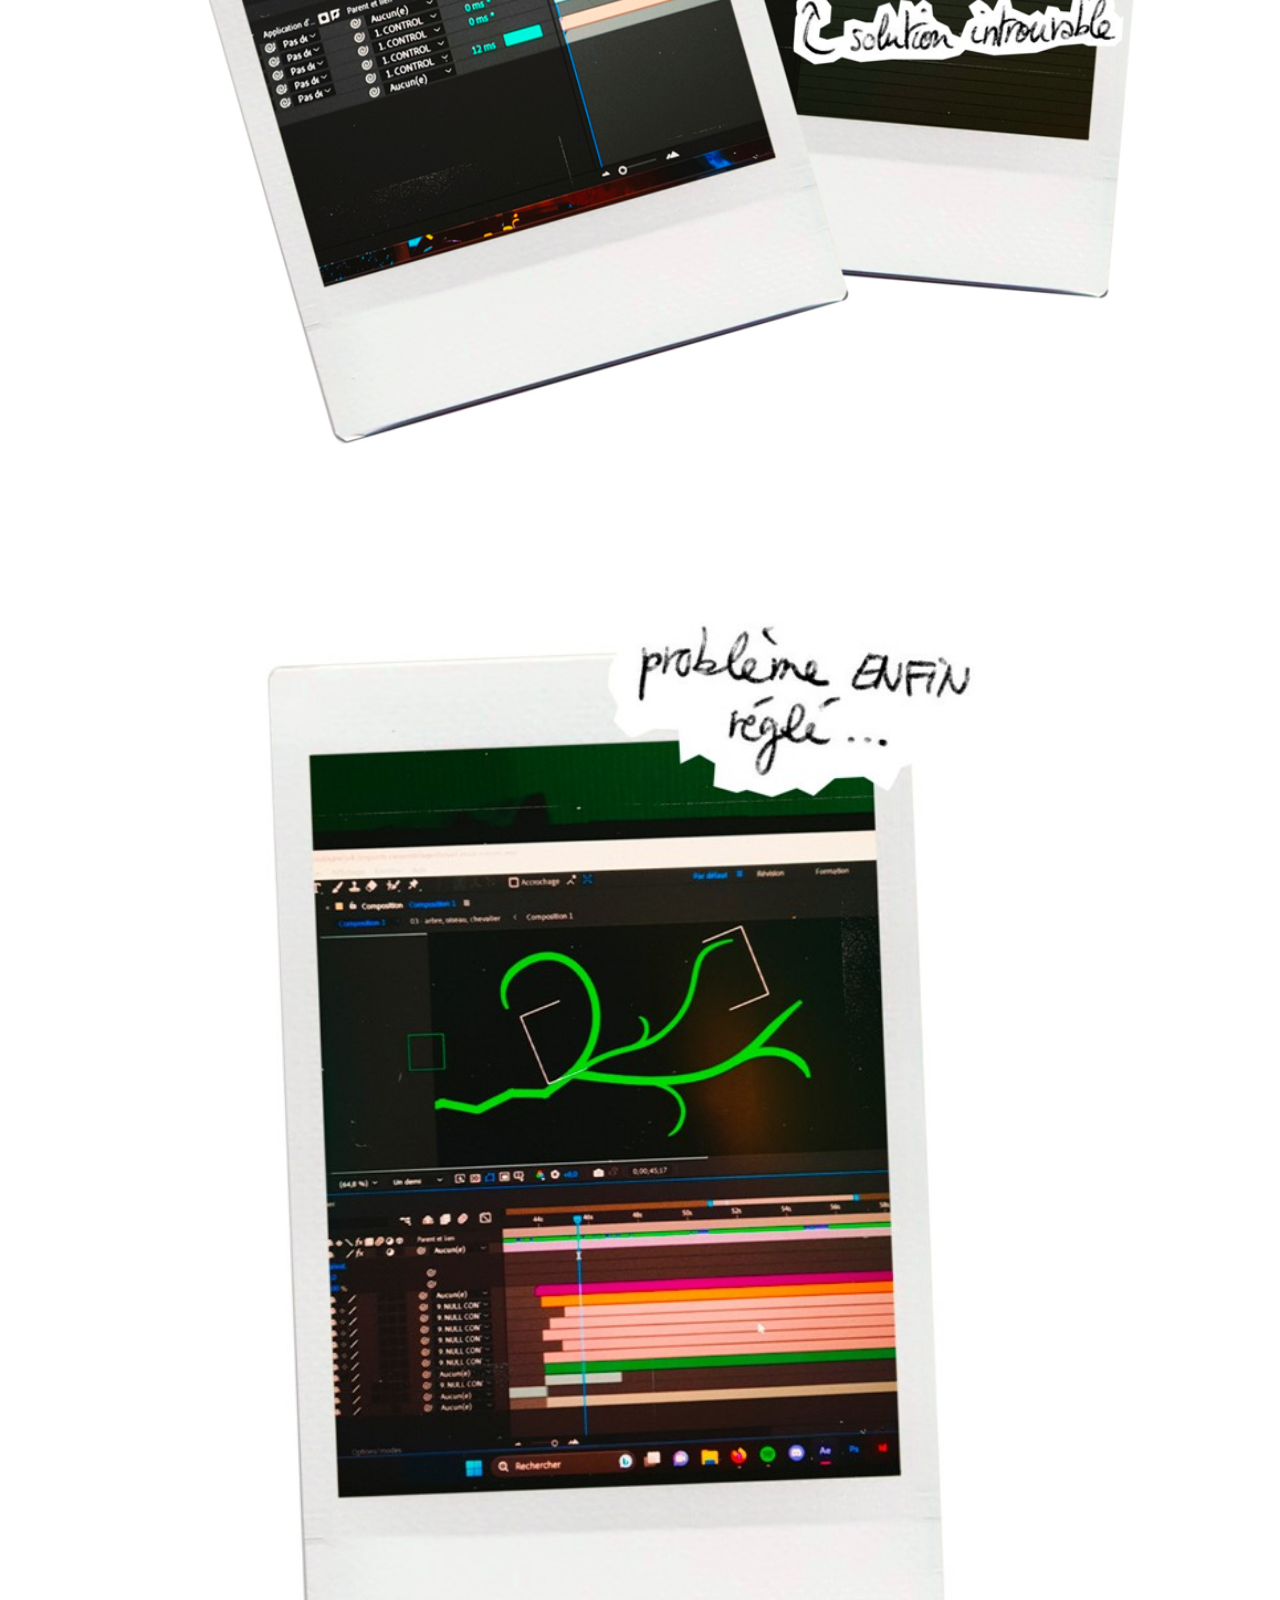
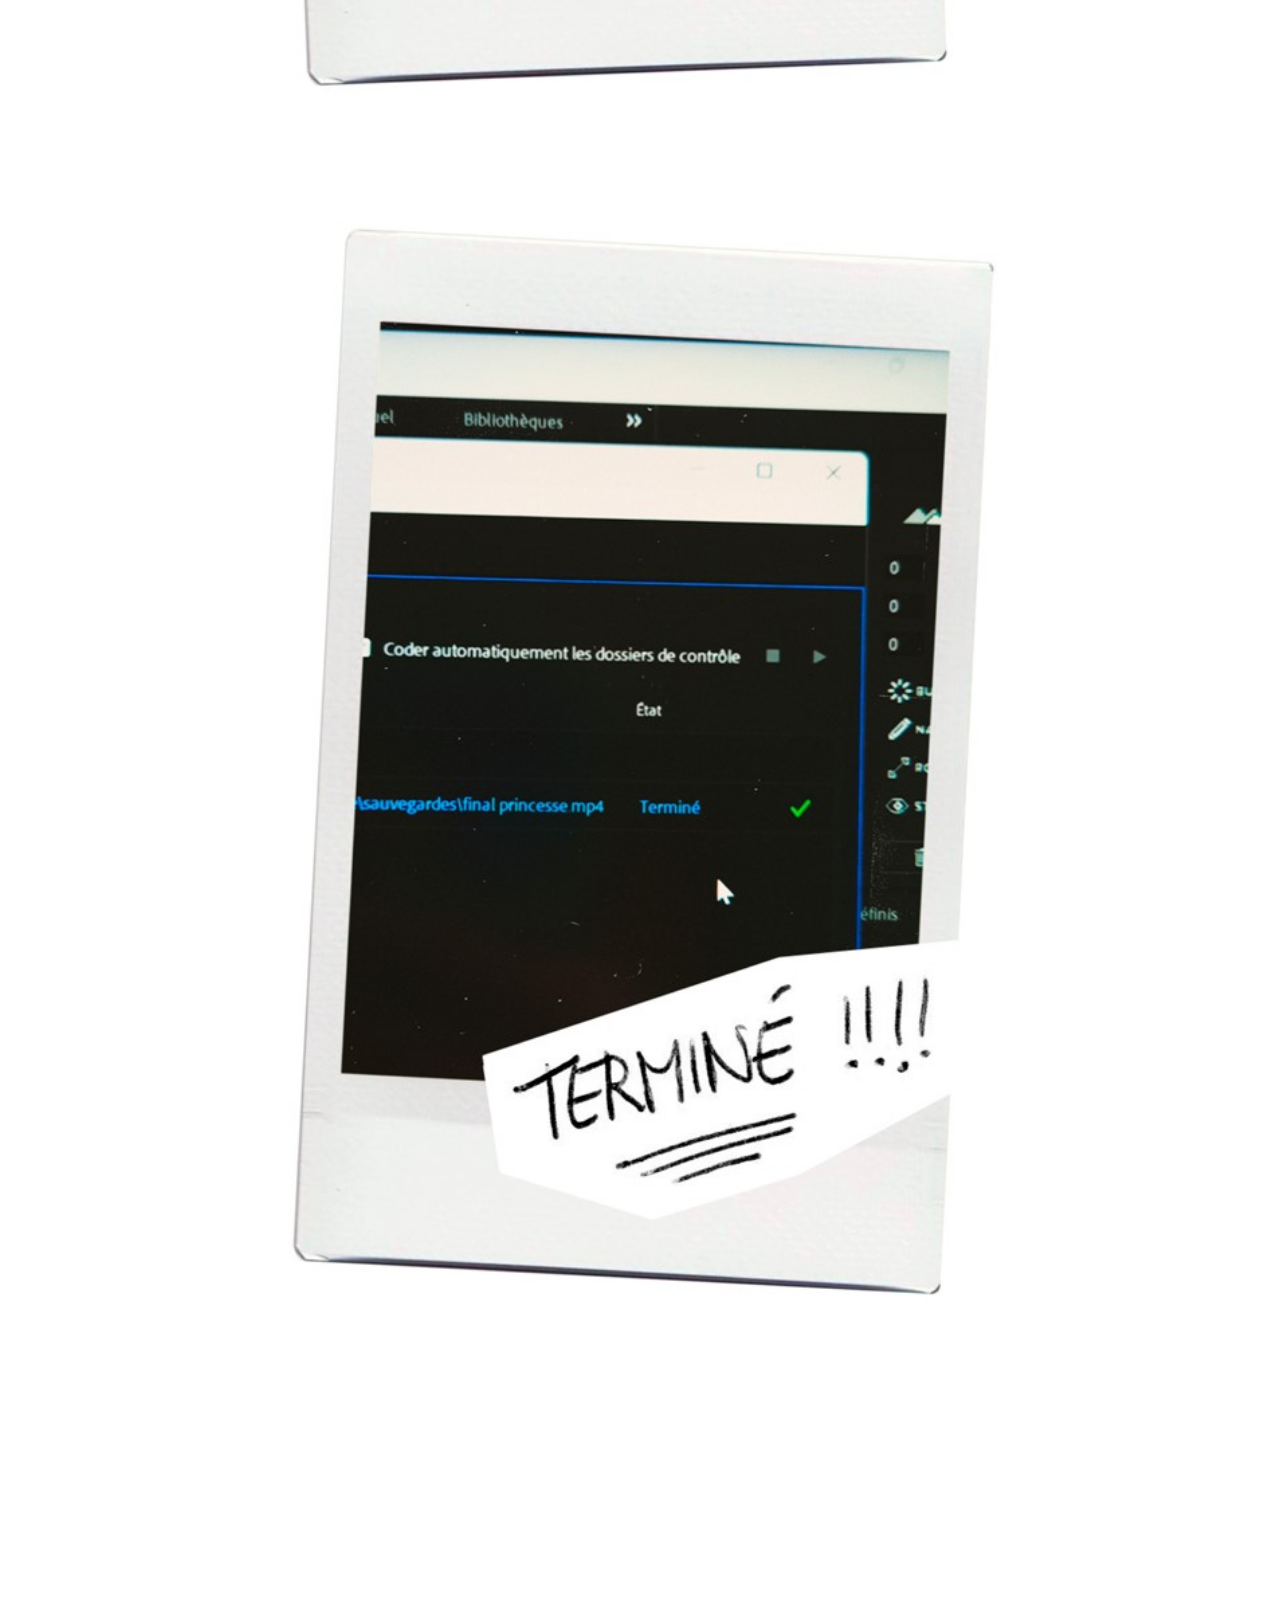
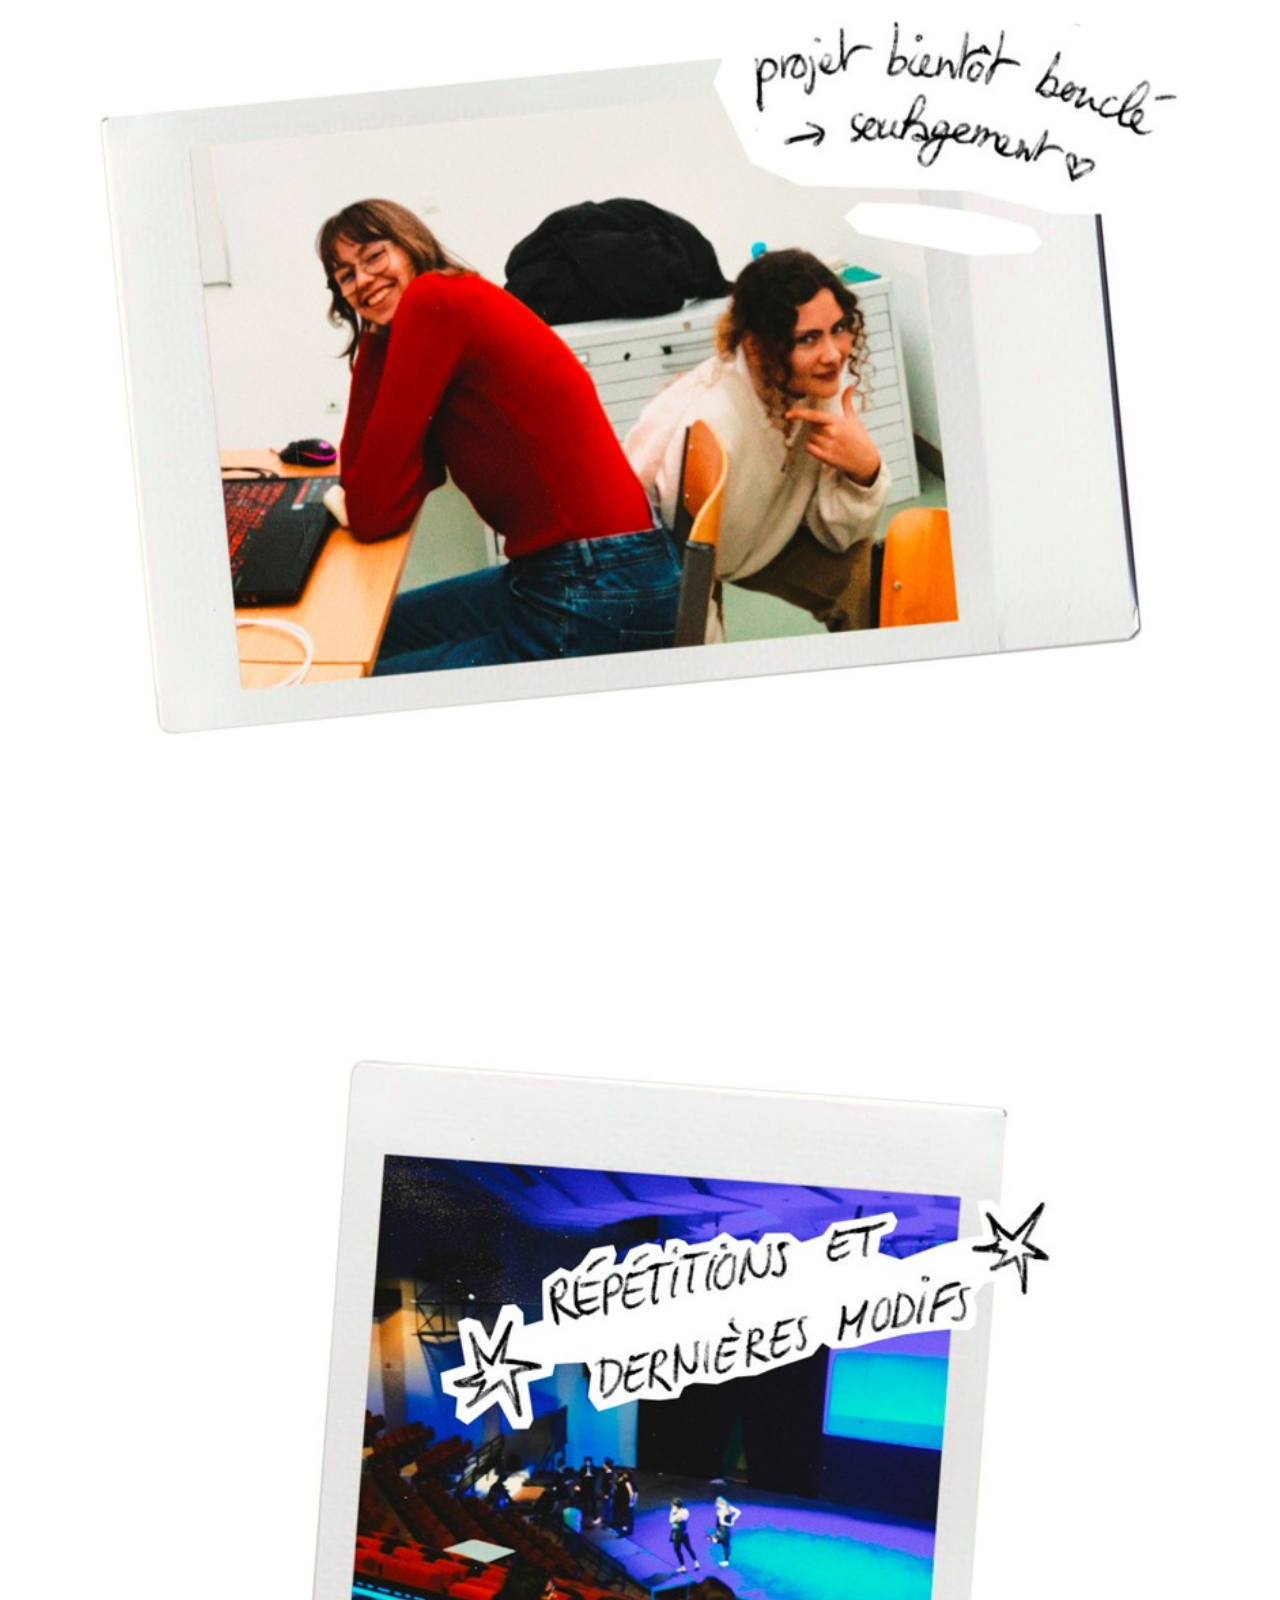
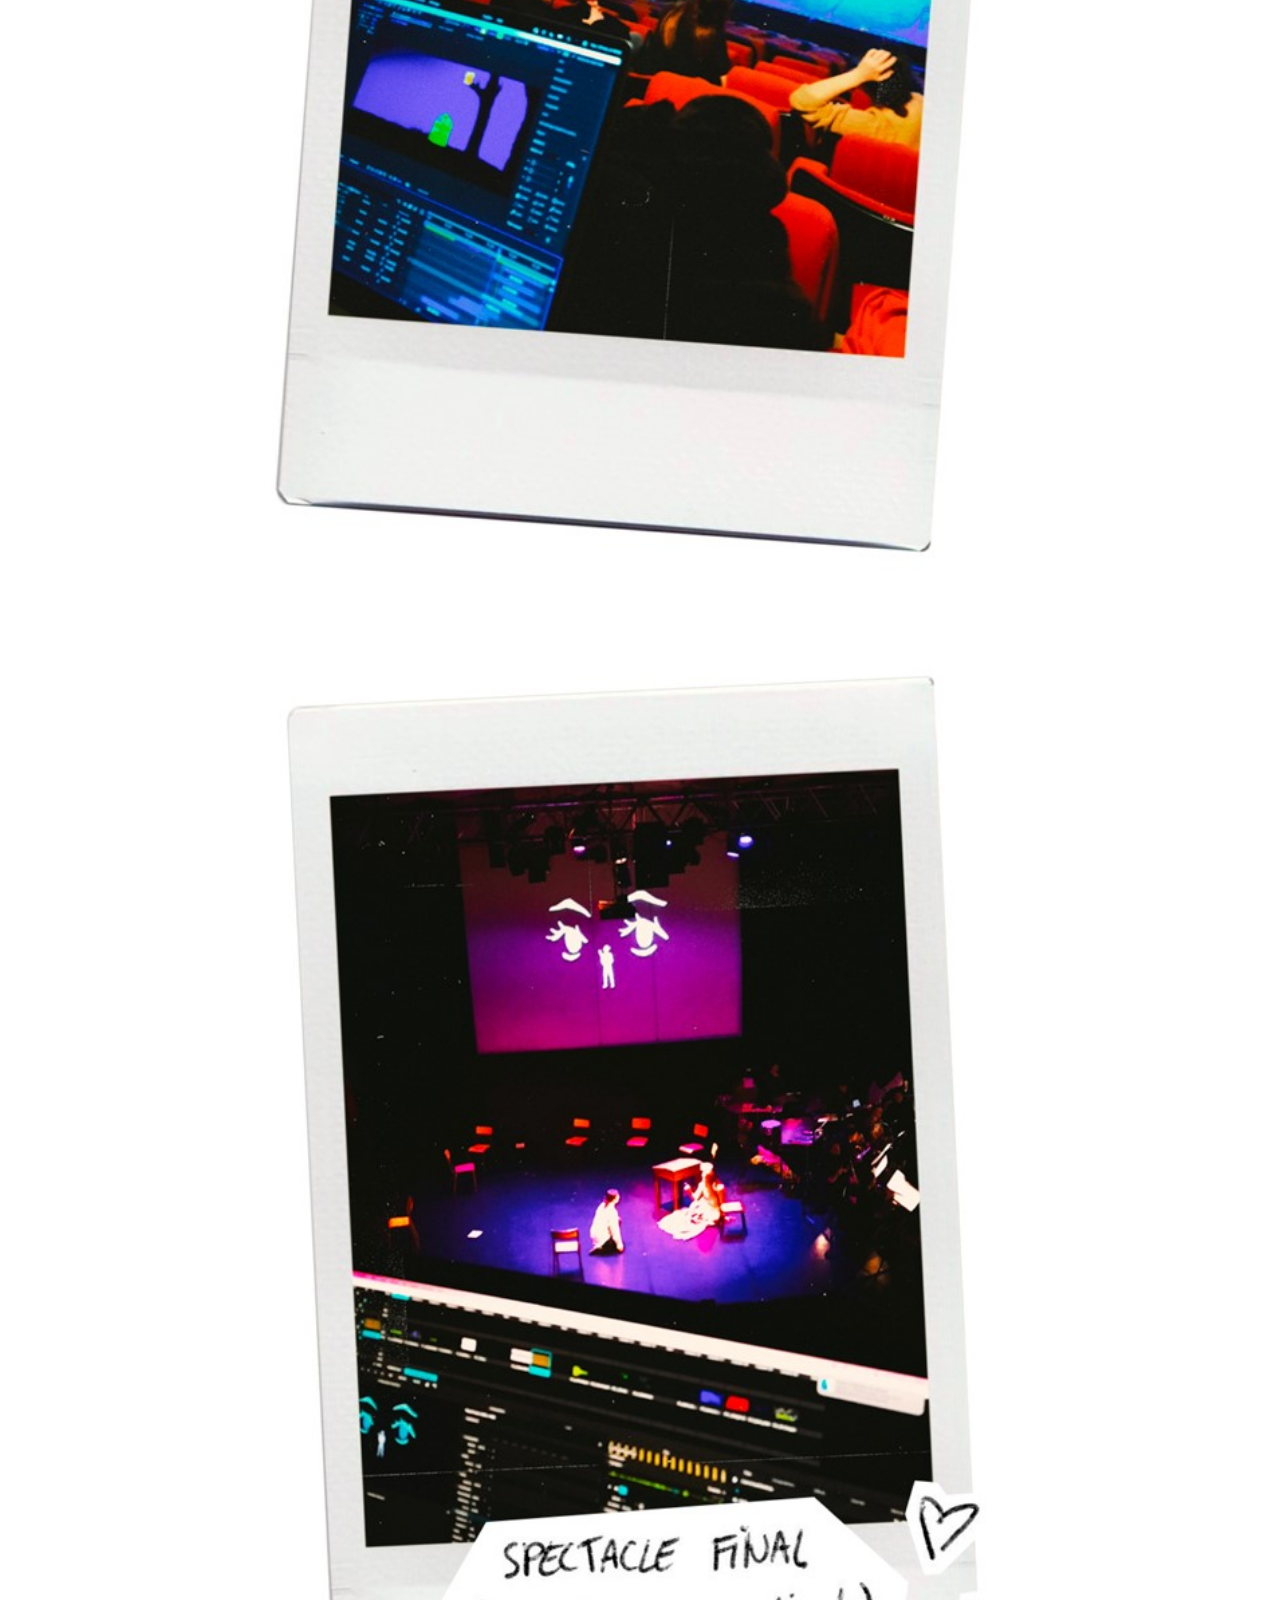
<file: TPconservatoire.html>
<!DOCTYPE html>
<html>
	<head>
		<meta charset="utf-8">
		<meta name="viewport" content="width=device-width, initial-scale=1"/>
			<link rel="stylesheet" type="text/css" href="style/reset.css">
			<link rel="stylesheet" type="text/css" href="style/style.css">
			<link rel="stylesheet" media="screen and (max-width:768px)" href="style/petite_resolution1.css">
			<link rel="stylesheet" media="screen and (max-width:580px)" href="style/petite_resolution.css">
		<title>TP : séquence et narration</title>
	</head>


<body>



	<div id="letout">
			
		<h1>TP : séquence et narration</h1>

		<section>
			<p id="promo">Voici une série d'une dizaine d'images mettant en scène les différentes étapes par lesquelles je suis passée pour le projet du concervatoire.</p>
		</section>

		<div id="contgrilletp">
			<section id="magrilletp">
				<div class="articletp">
					<img src="import/tpdeeven/a.jpg" alt="storyboard et croquis">
				</div>
				<div class="articletp">
					<img src="import/tpdeeven/a2.jpg" alt="scans de paiers de couleur">
				</div>
				<div class="articletp">
					<img src="import/tpdeeven/a3.jpg" alt="détourage des personnages fini !">
				</div>
				<div class="articletp">
					<img src="import/tpdeeven/a4.jpg" alt="lentement mais surement...">
				</div>
				<div class="articletp">
					<img src="import/tpdeeven/a5.jpg" alt="Unknwon Exception, aka le pire pop-up nul du siècle">
				</div>
				<div class="articletp">
					<img src="import/tpdeeven/a6.jpg" alt="echecs multiples de l'export">
				</div>
				<div class="articletp">
					<img src="import/tpdeeven/a7.jpg" alt="achat d'un nouveau PC qui va plus vite">
				</div>
				<div class="articletp">
					<img src="import/tpdeeven/a8.jpg" alt="grosse rage parce que je ne trouve la solution au pop-up nulle part">
				</div>
				<div class="articletp">
					<img src="import/tpdeeven/a9.jpg" alt="problème ENFIN résolu">
				</div>
				<div class="articletp">
					<img src="import/tpdeeven/a10.jpg" alt="export final">
				</div>
				<div class="articletp">
					<img src="import/tpdeeven/a11.jpg" alt="la pression retombe, le projet se termine bientôt">
				</div>
				<div class="articletp">
					<img src="import/tpdeeven/a12.jpg" alt="répétitions au concervatoire et dernières modifications">
				</div>
				<div class="articletp">
					<img src="import/tpdeeven/a14.jpg" alt="spectacle final et sa difusion en direct de nos beaux travaux">
				</div>
			</section>
		</div>

	</div>




    <style>


#letout {
	width: 95vw;
	margin: auto;
}

h1 {
    margin: 15vw auto 2vh;
	font-family: 'GAMBARINO', sans-serif;
	font-size: 5vw;
	text-align: center;

	/* margin: 10vw auto 3vh;
	font-family: 'GAMBARINO', sans-serif;
	font-size: 2.8vw;
	text-align: center; */
}

#promo {
	width: 65vw;
	text-align: center;
	margin: auto;
	font-family: 'CABINET', sans-serif;
	font-size: 2.5vw;
	line-height: 3vw;
	margin-bottom: 8vw;

	/* width: 40vw;
	text-align: center;
	margin: auto;
	font-family: 'CABINET', sans-serif;
	font-size: 1.5vw;
	line-height: 1.7vw;
	margin-bottom: 8vw; */
}

#contgrilletp {
	width: 95vw;
	margin: auto;
	display: flex-start;
	margin-bottom: 8vw;
}

#magrilletp {
	display: grid;
	grid-template-columns: repeat(1, 1fr); /*normalement 3,1fr*/
	grid-auto-flow: row;
}

img {
	width: 100%;
}

    </style>


</body>
</html>
</file>
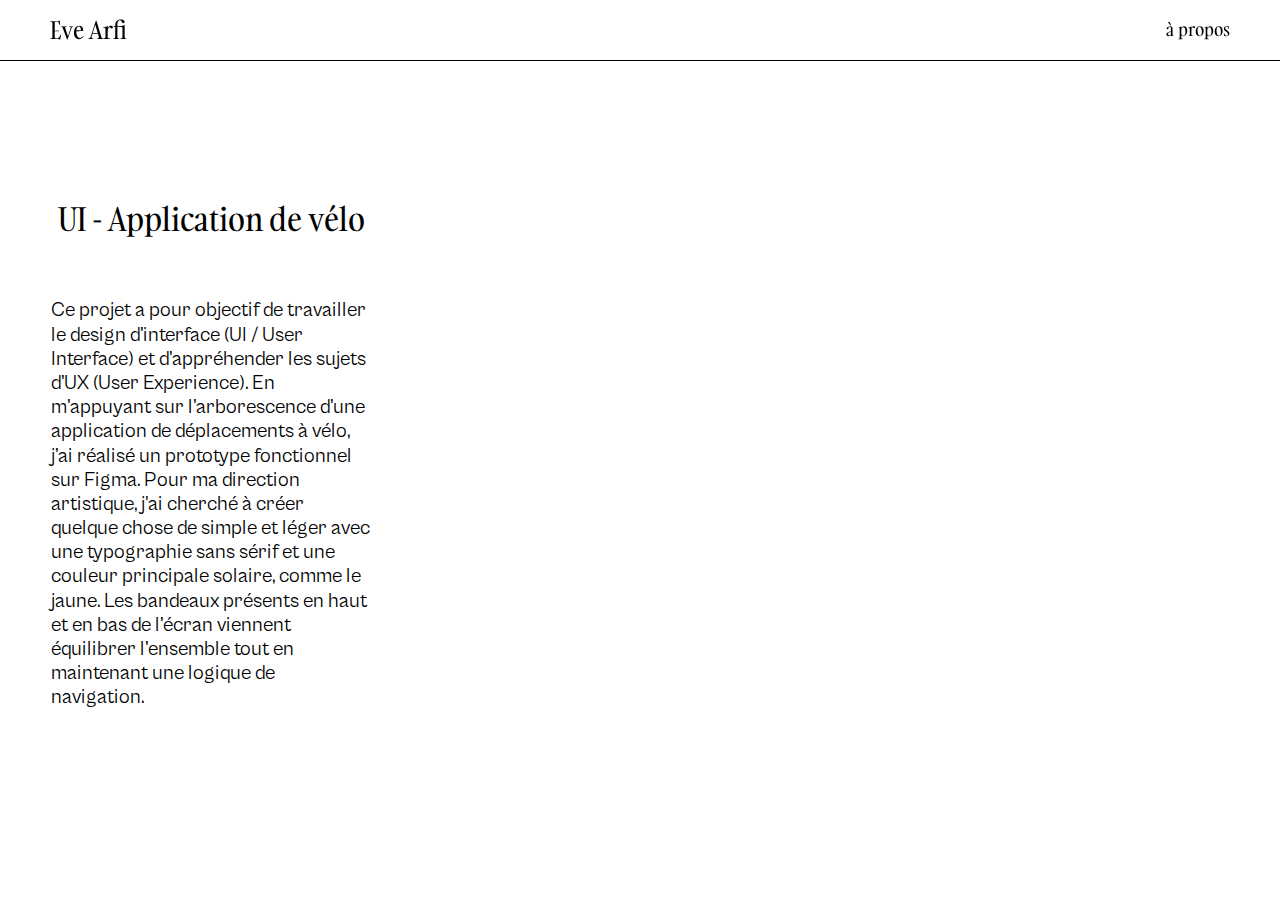
<file: velo.html>
<!DOCTYPE html>
<html>
	<head>
		<meta charset="utf-8">
		<!-- <meta name="viewport" content="width=device-width, initial-scale=1.0"> -->
		<link rel="stylesheet" type="text/css" href="style/reset.css">
		<link rel="stylesheet" type="text/css" href="style/style.css">
		<title>Eve Arfi ✶ Application vélo</title>
		<link rel="icon" type="image/x-icon" href="import/favicon.ico">
	</head>


<body>

	<header>
		<a href="index.html" title="page d'accueil">
			<h1 id="prenomnom" class="txtheader">
				Eve Arfi
			</h1>
		</a>
		<a href="apropos.html" title="à propos">
			<p id="apropos" class="txtheader">
				à propos
			</p>
		</a>
	</header>



	<div id="main">
		<div class="partexplications">
			<div class="titresdeprojets"> 
				<h6>
					UI - Application de vélo
				</h6>
			</div>	
			<p class="txtprojets">
				Ce projet a pour objectif de travailler le design d’interface (UI / User Interface) et d’appréhender les sujets d’UX (User Experience). En m’appuyant sur l’arborescence d’une application de déplacements à vélo, j’ai réalisé un prototype fonctionnel sur Figma. Pour ma direction artistique, j'ai cherché à créer quelque chose de simple et léger avec une typographie sans sérif et une couleur principale solaire, comme le jaune. Les bandeaux présents en haut et en bas de l’écran viennent équilibrer l’ensemble tout en maintenant une logique de navigation.
			</p>
		</div>
		<!-- <div class="partshowimages">
			<div id="photosprojets"> 
				<div class="colonnesimple">
					<img src="import/velopic1.jpg">
					<div class="bandenoirefine"></div>
					<img src="import/velopic2.jpg">
					<div class="bandenoirefine"></div>
                    <img src="import/velopic3.jpg">
					<div class="bandenoirefine"></div>
				</div>
			</div>	
		</div> -->
	</div>


</body>
</file>
<file: style/style.css>
/* * {
	cursor: url("../import/cursor1_1.png"), default; 
} */




/* ----------------------------- FONTS ----------------------------- */

/* lemonmilk */
@font-face {
	font-family: 'LEMONm';
	src: url('../fonts/LEMONMILK_Medium.ttf') format('truetype');
}
@font-face {
	font-family: 'LEMONr';
	src: url('../fonts/LEMONMILK_Regular.ttf') format('truetype');
}
@font-face {
	font-family: 'LEMONl';
	src: url('../fonts/LEMONMILK_Light.ttf') format('truetype');
}
/* marcellus */
@font-face {
	font-family: 'MARCELLUS';
	src: url('../fonts/Marcellus_Regular.ttf') format('truetype');
}
@font-face {
	font-family: 'VOLTAIRE';
	src: url('../fonts/Voltaire_Regular.ttf') format('truetype');
}
@font-face {
	font-family: 'BARLOWr';
	src: url('../fonts/BarlowCondensed-Regular.ttf') format('truetype');
}
@font-face {
	font-family: 'SOFIAr';
	src: url('../fonts/SofiaSansCondensed-Regular.ttf') format('truetype');
}
@font-face {
	font-family: 'CABINET';
	src: url('../fonts/CabinetGrotesk-Variable.ttf') format('truetype');
}
@font-face {
	font-family: 'GAMBARINO';
	src: url('../fonts/Gambarino-Regular.otf') format('opentype');
}

/* ---------------------------- BODY ---------------------------- */

body {
	background-color: white;
	/* height : 100vh; */
	width: 100vw;
	max-width: 100%;
	min-height: 100vh;
	display: flex;
	flex-direction: column;
	justify-content: space-between;
}

a {
	text-decoration: none;
}

.sup {
	font-size: 0.6em;
	position: relative;
	bottom: 0.6em;
}

/* --------------------------- A PROPOS --------------------------- */

#divapropos {
	/* display: flex; */
	margin: 15vh auto;
	justify-content: center;
	align-items: center;
	margin-bottom: 170px;
	min-height: 49vh ;
}

#carteID {
	width: 45vw;
	margin: auto;
}

#bioapropos {
	font-family: 'CABINET';
	font-size: 1.26em;
	line-height: 1.2em;
	width: 50vw;
	margin-top: 5vw;
}

.mailetcv {
	font-family: 'CABINET';
	line-height: 1.2em;
}

#cfm {
	width: 110px;
	margin-top: -60px;
	margin-left: 290px;
}



/* ---------------------------- HEADER ---------------------------- */

header {
	width: 100vw;
	height: 60px;
	position: fixed;
	top: 0;
	display: flex;
	justify-content: space-between;
	align-items: centers;
	z-index: 100;
	border-bottom: 1px solid black;

	-webkit-backdrop-filter: blur(15px);
    backdrop-filter: blur(15px);
    background-color: rgba(255, 255, 255, 0.05);
}

header a {
	display: flex;
	align-items: center;
}

.txtheader {
	font-family: 'GAMBARINO', sans-serif;
	font-size: 1.5em;
	color: black;
	/* text-transform: uppercase; */
	transition: color 0.3s;
}

.txtheader:hover {
	color: #FF631F;
}

#prenomnom {
	margin-left: 50px;
}

#apropos {
	margin-right: 50px;
	font-size: 1.1em;
}








h3 {
	font-family: 'GAMBARINO', sans-serif;
	width: 70%;
	margin: 21vh auto 3vh;
	text-align: center;
	font-size: 2em;
	line-height: 1.3em;
}




/* ----------------------------- FILTRES ----------------------------- */

#headBtnsDiv {
	display: flex;
	justify-content: center;
	align-items: center;
	flex-direction: row;
	flex-wrap: wrap;
	margin-top: 115px;
}

#headBtnsDiv .headBtn {
	font-family: 'CABINET', sans-serif;
	font-size: 1.2em;
	color: #8f8f8f;
	background: transparent;
	border: none;
	padding: 0 11px;
	
	transition: all 0.3s ease-in-out;
}

#headBtnsDiv .headBtn:hover {
	color: black;
	transition: color 0.3s;
	cursor: pointer;
}

#headBtnsDiv .headBtn.catSelected {
	color: #FF631F;
}

.hiddenPrev {
	display: none;
}

/* ---------------------------- FOOTER ---------------------------- */

footer {
	height: 15vh;
	width: 100%;
	border-top: 1px solid black;
	color: white;
	margin: 0;
	text-align: center;
}

#codepar {
	margin-top: 5vh;
	font-family: 'CABINET';
	color: #FF631F;
	font-size: 1em;
}

#fontsused {
	font-family: 'CABINET';
	color: #8f8f8f;
	font-size: 1em;
	line-height: 1.1em;
}


/* ---------------------------- GRILLE ---------------------------- */

#contgrille {
	width: 85vw;
	margin: auto;
	margin-bottom: 6%;
	padding-top: 55px;
	display: flex-start;
}

#grille {
	display: grid;
  	grid-template-columns: repeat(auto-fill, minmax(340px, 1fr));
  	grid-gap: 4em;
  	/* padding : 2%; */
} 

.image {
	height: 220px;
	margin-bottom: 15px;
	border-radius: 7px;
	overflow-y: hidden;
	
	/* filter: sepia(1);
	-webkit-filter: sepia(1);
	transition: filter 0.3s ease-in-out; */
	}

/* .image:hover {
	filter: sepia(0);
	-webkit-filter: sepia(0);
	} */

/* .image:active {
	filter: sepia(0);
	-webkit-filter: sepia(0);
	} */

img {
	width: 100%;
}

article {
	color: black;
	background-color: white;
	grid-column: span 1;
	border-radius: 12px;
	padding: 5px;
	transition: 0.4s ease all;
	border: 1px solid black;
}

article:hover {
	background-color: #FF631F;
}

article h4 {
	font-family: 'GAMBARINO';
	font-size: 2em;	
	margin-bottom: 0.14em;
	line-height: 1.2em;
	padding: 0px 11px 0px 11px;
}

/* article h5 {
	font-family: 'LEMONl';
	font-size: 1em;	
	margin-bottom: 0.8em;
	color: #FF631F;
} */

article p {
	font-family: 'CABINET';
	font-size: 1.1em;
	line-height: 1.2em;
	padding: 11px;
	/* border: 1px dashed #FF631F; */
	border-radius: 10px;
}

/* ------------------------ PAGES PROJETS ------------------------ */



#main {
	display: flex;
	flex-direction: row;
	width: 100vw;
	max-width: 100%;
}

h6 {
	line-height: 1.2em;
}

.partexplications {  /* GAUCHE */
	height: 100vh;
	background-color: white;
	margin: 0;
	width: 33%;
	overflow: auto;
	border-right: 2px solid white;
}

.titresdeprojets {
	font-family: 'GAMBARINO';
	color: black;
	margin: auto;
	text-align: center;
	font-size: 2em;	
	padding-top: 200px;
	width: 400px;
}

.txtprojets {
	font-family: 'CABINET';
	color: black;
	font-size: 1.26em;
	line-height: 1.2em;
	padding: 20px;
	width: 25vw;
	margin: 40px auto;
}

.partshowimages {  /* DROITE */
	height: 100vh;
	width: 67%;
	display: flex;
	/* border: 2px solid rgb(213, 130, 238); */
	float: right;
	margin: 0;
	overflow: auto;
}

#photosprojets {
	margin-top: 10%;
	display: flex;
}

#photosprojetsbis {
	margin-top: 10%;
	display: flex;
	flex-direction: column;
}


.colonneportrait {
	padding-left: 3%;
	padding-right: 0.5%;
	width: 39%;
	/* border: 2px solid rgb(238, 255, 83); */
}

.colonnepaysage {
	padding-right: 3%;
	padding-left: 0.5%;
	width: 61%;
	/* border: 2px solid rgb(95, 233, 243); */
}

.colonnesimple {
	padding-right: 3%;
	padding-left: 3%;
	width: 100%;
}

.colonnestriples {
	display: flex;
	width: 100%;
}

.colonnetriple1, .colonnetriple2, .colonnetriple3 {
	padding-right: 25px;
	padding-left: 25px;
	width: 33%;
}


.bandenoire {
	padding: 4%;
}

.bandenoirefine {
	padding: 1%;
}



#boxjardin {
	width: 700px;
	height: 500px;
	overflow-x: scroll;
	margin: auto;
}

#jardinbottom {
	margin-bottom: 3%;
}










/* .deuximagesunecolonne{
	display: flex;
	justify-content: center;
}

.deuximagesunecolonne figure, .deuxcolonnes figure{
	position: relative;
	width: 45%;
	border: 1px solid red;
}

.deuximagesunecolonne .imagebas{
	position: absolute;
	bottom: 40px;
	left: 0;
}

.deuxcolonnes{
	display: flex;
	justify-content: center;	
	margin-top:40px ;
} */
</file>
<file: style/petite_resolution1.css>
h1 {
	margin: 10vw auto 2.5vh;
	font-family: 'GAMBARINO', sans-serif;
	font-size: 3.8vw;
	text-align: center;
}

#promo {
	width: 60vw;
	text-align: center;
	margin: auto;
	font-family: 'CABINET', sans-serif;
	font-size: 2.3vw;
	line-height: 2.5vw;
	margin-bottom: 8vw;
}

#magrilletp {
	display: grid;
	grid-template-columns: repeat(2, 1fr);
	grid-auto-flow: row;
}
</file>
<file: style/petite_resolution.css>
h1 {
	margin: 15vw auto 2vh;
	font-family: 'GAMBARINO', sans-serif;
	font-size: 5vw;
	text-align: center;
}

#promo {
	width: 65vw;
	text-align: center;
	margin: auto;
	font-family: 'CABINET', sans-serif;
	font-size: 2.5vw;
	line-height: 3vw;
	margin-bottom: 8vw;
}

#magrilletp {
	display: grid;
	grid-template-columns: repeat(1, 1fr);
	grid-auto-flow: row;
}
</file>
